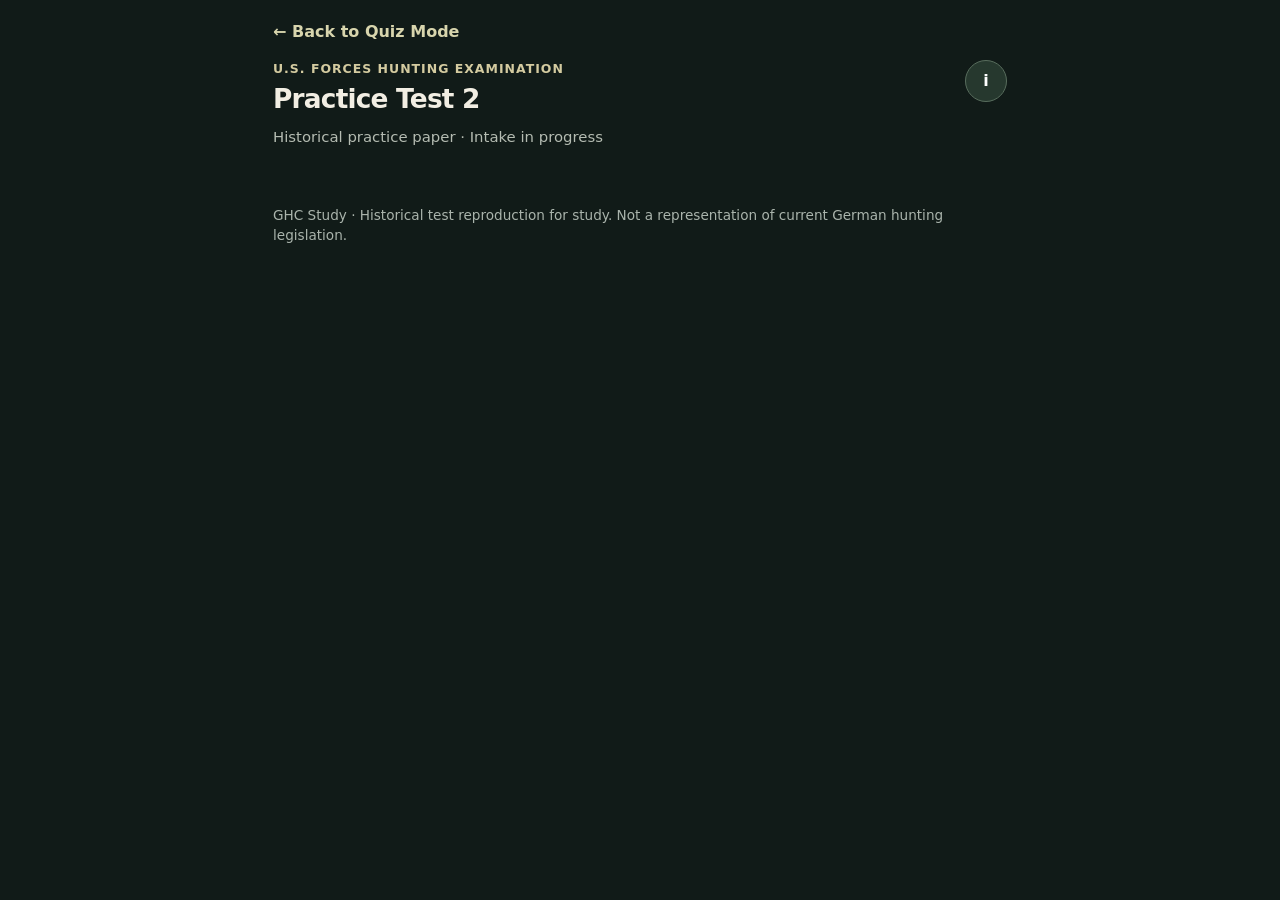
<file: scripts/practice-test2-template.html>
<!doctype html>
<html lang="en">
<head>
<meta charset="utf-8">
<meta name="viewport" content="width=device-width,initial-scale=1,viewport-fit=cover">
<title>Practice Test 2 — GHC Study</title>
<style>
:root{color-scheme:dark;font-family:system-ui,-apple-system,"Segoe UI",sans-serif;background:#111b18;color:#f2eee3}
*{box-sizing:border-box}body{margin:0;background:#111b18;color:#f2eee3;min-height:100vh;line-height:1.5}
main{max-width:770px;margin:0 auto;padding:20px 18px 100px}
a{color:#d8d5ad}a.back{display:inline-flex;gap:8px;align-items:center;margin-bottom:16px;text-decoration:none;font-weight:650}
header{display:flex;align-items:flex-start;gap:14px;justify-content:space-between}
h1{margin:0;font-size:1.65rem;letter-spacing:-.03em}h2{font-size:1.15rem}p{margin:8px 0}
.muted{color:#b5bcb2}.kicker{color:#d4cba0;letter-spacing:.08em;text-transform:uppercase;font-size:.78rem;font-weight:700}
.sub{font-size:.93rem}.info{background:#26382e;border:1px solid #586d5d;border-radius:50%;color:#fff;font-size:1rem;min-width:42px;min-height:42px;font-weight:750;cursor:pointer}
.panel{border:1px solid #53675a;background:#182720;border-radius:15px;padding:18px;margin-top:17px}
[hidden]{display:none!important}
button,select{font:inherit}button{min-height:44px;cursor:pointer}
.parts{display:grid;grid-template-columns:repeat(auto-fit,minmax(200px,1fr));gap:10px;margin:18px 0}
.part{border:1px solid #53675a;border-radius:12px;background:#1b2b23;color:#f2eee3;padding:14px;text-align:left}
.part.active{outline:2px solid #e7d6a2;background:#344638}.part small{display:block;color:#b5bcb2;margin-top:6px}
.status{font-size:.86rem;color:#e6d4a9}
.questionTop{display:flex;gap:12px;justify-content:space-between;align-items:center;margin-bottom:14px}
.progress{height:7px;border-radius:5px;background:#35483d;overflow:hidden}.progress>span{height:100%;display:block;background:#d2c397;transition:width .15s}
.choice{display:flex;gap:12px;align-items:flex-start;background:#23332a;border:1px solid #465d4e;border-radius:11px;padding:13px;margin:9px 0;cursor:pointer}
.choice:has(input:checked){background:#354c3b;border-color:#d2c397}
.choice input{width:20px;height:20px;accent-color:#d2c397;flex-shrink:0;margin-top:2px}
.question{font-size:1.12rem;font-weight:700;margin-top:14px}
.letter{font-weight:750;color:#d5c99e}.buttons{display:flex;gap:10px;flex-wrap:wrap;margin-top:19px}
.btn{border:1px solid #6c806e;background:#263a2e;color:#fff;border-radius:9px;padding:11px 15px}
.btn.primary{background:#d5c99e;border-color:#d5c99e;color:#162019;font-weight:750}
.btn:disabled{opacity:.42;cursor:not-allowed}
.feedback{padding:12px;border-radius:9px;margin-top:15px;border:1px solid #768d71}
.feedback.good{background:#244633}.feedback.bad{background:#4b3030;border-color:#a57777}
select{background:#23332a;color:#fff;border:1px solid #789080;border-radius:8px;padding:9px;max-width:100%;min-height:44px}
.matchRow{display:grid;grid-template-columns:minmax(130px,1fr) minmax(150px,1.2fr);gap:10px;align-items:center;padding:9px 0;border-bottom:1px solid #334b3d}
footer{margin-top:30px;font-size:.85rem;color:#aab4ac}
@media (max-width:390px){.matchRow{grid-template-columns:1fr}h1{font-size:1.35rem}}
</style>
</head>
<body>
<main>
<a class="back" href="index.html" aria-label="Return to Quiz Mode">← Back to Quiz Mode</a>
<header>
<div><div class="kicker">U.S. Forces Hunting Examination</div><h1>Practice Test 2</h1><p class="muted sub" id="statusLine">Historical practice paper · Intake in progress</p></div>
<button class="info" id="infoToggle" aria-label="Exam instructions" aria-expanded="false" type="button">i</button>
</header>
<section id="infoPanel" class="panel" hidden aria-label="Source paper examination information">
<h2>Exam information</h2>
<p><strong>Closed book.</strong> The original paper requires an ink pen and answers circled by letter; some items need several letters.</p>
<p><strong>Five parts, 25 questions per part.</strong> One point per question. Pass threshold: <strong>13 out of 25 in each part</strong>. Total exam time: <strong>150 minutes</strong>.</p>
<p class="muted">This historical practice paper was described as approximately 2021–2022; the date has not been independently verified. Only <strong>yellow-highlighted answers</strong> from the supplied photos form the answer key, not handwritten circles. Historical answers may need separate legal or factual review.</p>
<p class="muted">All five parts are transcribed. Practice sections individually with immediate feedback, or take a separate timed full exam; the 150-minute timer continues after leaving the page. Archived answers are reproduced as highlighted, including potentially outdated safety and legal claims.</p>
</section>
<section id="examLauncher" class="panel" hidden aria-label="Timed full examination">
<h2>Full examination · 150 minutes</h2>
<p>125 questions, all five parts. Every part needs 13 correct answers out of 25 to pass. <strong>No answers are shown until submission.</strong> Your timer continues if you leave the page.</p>
<p class="muted">Practicing individual sections remains available below. The full exam uses separate saved progress.</p>
<div class="buttons"><button id="startExam" class="btn primary" type="button">Start full exam</button></div>
</section>
<section id="examArea" class="panel" hidden aria-live="polite">
<div class="questionTop"><strong id="examPosition"></strong><strong id="examClock" role="timer" class="status" aria-label="Time remaining">150:00</strong></div>
<div class="progress"><span id="examBar"></span></div>
<p class="muted" id="examCount"></p>
<div class="question" id="examStem"></div>
<div id="examChoices"></div>
<div class="buttons">
<button class="btn" id="examPrev" type="button">Previous</button>
<button class="btn primary" id="examNext" type="button">Save &amp; next</button>
<button class="btn" id="examFinish" type="button">Submit exam</button>
</div>
<p class="muted">Responses are saved as you navigate. Your historical key stays hidden until you submit or time expires.</p>
</section>
<section id="examResults" class="panel" hidden aria-live="polite"></section>
<section id="parts" class="parts" aria-label="Choose examination part"></section>
<section id="questionPanel" class="panel" hidden aria-live="polite">
<div class="questionTop"><strong id="position"></strong><span id="partScore" class="status"></span></div>
<div class="progress"><span id="bar"></span></div>
<div class="question" id="stem"></div>
<div id="choices"></div>
<div id="feedback" hidden></div>
<div class="buttons">
<button class="btn" id="prev" type="button">Previous</button>
<button class="btn primary" id="check" type="button">Check answer</button>
<button class="btn" id="next" type="button">Next</button>
</div>
</section>
<section id="resultPanel" class="panel" hidden></section>
<footer>GHC Study · Historical test reproduction for study. Not a representation of current German hunting legislation.</footer>
</main>
<!-- PRACTICE_TEST_2_DATA -->
<script>
(function(){
"use strict";
const exam=JSON.parse(document.getElementById("pt2-data").textContent);
const $=id=>document.getElementById(id);
const escapeHtml=text=>String(text).replace(/[&<>"']/g,c=>({"&":"&amp;","<":"&lt;",">":"&gt;",'"':"&quot;","'":"&#39;"}[c]));
const sections=exam.sections||[];
const key="GHC_PT2_PARTIAL_PROGRESS_V1";
let saved={};
try{const data=JSON.parse(localStorage.getItem(key)||"{}");if(data&&typeof data==="object")saved=data;}catch(_){}
let part=sections[0]||null,index=0;
function write(){try{localStorage.setItem(key,JSON.stringify(saved));}catch(_){}}
function equals(a,b){return JSON.stringify(a)===JSON.stringify(b)}
function correctCount(s){return s.questions.reduce((n,q)=>n+(saved[q.id]&&saved[q.id].correct?1:0),0)}
function attempted(s){return s.questions.reduce((n,q)=>n+(saved[q.id]?1:0),0)}
function renderParts(){
 const playable=sections.reduce((n,s)=>n+s.questions.length,0);
 const captured=exam.receivedQuestionCount||playable;
 const pending=exam.pendingQuestionCount||0;
 $("statusLine").textContent=captured+" of "+exam.expectedQuestionCount+" questions captured · "+playable+" available to quiz · "+sections.length+" of "+exam.instructions.totalParts+" parts complete"+(pending?" · "+pending+" pending completion":"");
 $("parts").innerHTML=sections.map(s=>'<button type="button" class="part '+(part&&part.part===s.part?"active":"")+'" data-part="'+s.part+'"><strong>Part '+s.part+": "+escapeHtml(s.title)+'</strong><small>'+attempted(s)+' / '+s.questions.length+' answered · '+correctCount(s)+' correct</small></button>').join("");
 $("parts").querySelectorAll("[data-part]").forEach(b=>b.onclick=()=>{part=sections.find(s=>String(s.part)===b.dataset.part);index=Math.max(0,part.questions.findIndex(q=>!saved[q.id]));if(index<0)index=0;renderParts();renderQuestion();});
}
function selection(q){
 if(q.kind==="matching"){const out={};for(const x of q.left){const v=$("m-"+x.id).value;if(!v)return null;out[x.id]=v}return out;}
 const marked=[...$("choices").querySelectorAll("input:checked")].map(e=>e.value);
 return marked.length?marked.sort():null;
}
function validate(q,answer){
 if(q.kind==="matching")return Object.keys(q.correct).every(k=>answer[k]===q.correct[k]);
 return equals(answer,[...q.correct].sort());
}
function fmtCorrect(q){
 if(q.kind==="matching")return q.left.map(x=>escapeHtml(x.text)+" → "+escapeHtml(q.right.find(r=>r.id===q.correct[x.id]).text)).join("; ");
 return q.correct.map(id=>id.toUpperCase()).join(", ");
}
function showFeedback(q){
 const record=saved[q.id],el=$("feedback");
 el.hidden=!record;
 if(!record)return;
 el.className="feedback "+(record.correct?"good":"bad");
 el.innerHTML=(record.correct?"<strong>Correct.</strong>":"<strong>Not correct.</strong>")+
 "<div>Paper answer key: "+fmtCorrect(q)+".</div>";
}
function renderQuestion(){
 if(!part)return;
 const qs=part.questions,q=qs[index],record=saved[q.id];
 $("questionPanel").hidden=false;$("resultPanel").hidden=true;
 $("position").textContent="Part "+part.part+" · Question "+(index+1)+" of "+qs.length;
 $("partScore").textContent=correctCount(part)+" / "+attempted(part)+" correct";
 $("bar").style.width=(100*(index+1)/qs.length)+"%";
 $("stem").textContent=q.stem;
 if(q.kind==="matching"){
 $("choices").innerHTML='<p class="muted">Match each German category to its English meaning. All six pairs are one question.</p>'+q.left.map(x=>'<label class="matchRow" for="m-'+x.id+'"><strong>'+x.id+'. '+escapeHtml(x.text)+'</strong><select id="m-'+x.id+'"><option value="">Choose category</option>'+q.right.map(r=>'<option value="'+r.id+'">'+r.id+'. '+escapeHtml(r.text)+'</option>').join("")+'</select></label>').join("");
 if(record)q.left.forEach(x=>{$("m-"+x.id).value=record.answer[x.id]||"";});
 }else{
 const kind=q.kind==="multiple_choice_multiple"?"checkbox":"radio";
 $("choices").innerHTML='<p class="muted">'+(kind==="checkbox"?"Select every correct answer.":"Select one answer.")+'</p>'+q.choices.map(c=>'<label class="choice"><input type="'+kind+'" name="answer" value="'+c.id+'"><span><span class="letter">'+c.id.toUpperCase()+'.</span> '+escapeHtml(c.text)+'</span></label>').join("");
 if(record){$("choices").querySelectorAll("input").forEach(el=>{el.checked=record.answer.includes(el.value)})}
 }
 $("choices").querySelectorAll("input,select").forEach(el=>{el.disabled=!!record});
 $("check").disabled=!!record;
 $("prev").disabled=index===0;
 $("next").textContent=index===qs.length-1?"View part results":"Next";
 showFeedback(q);
}
$("prev").onclick=()=>{if(index>0){index--;renderQuestion()}};
$("next").onclick=()=>{if(index<part.questions.length-1){index++;renderQuestion()}else renderResults()};
$("check").onclick=()=>{
 const q=part.questions[index],answer=selection(q);
 if(!answer){alert("Please select an answer for every required field.");return}
 saved[q.id]={answer,correct:validate(q,answer)};
 write();renderParts();renderQuestion();
};
function renderResults(){
 $("questionPanel").hidden=true;$("resultPanel").hidden=false;
 const done=attempted(part),score=correctCount(part),total=part.questions.length;
 $("resultPanel").innerHTML='<h2>Part '+part.part+" — "+escapeHtml(part.title)+'</h2><p><strong>'+score+" / "+total+'</strong> correct · '+done+" / "+total+' answered</p><p class="muted">'+(done===total?(score>=exam.instructions.minCorrectPerPart?"Reached the original per-part passing threshold.":"Below the original 13-question passing threshold."):"Complete every question to receive a full part result.")+'</p><p class="status">This section-practice result is separate from the full timed examination.</p><button type="button" id="review" class="btn primary">Review questions</button>';
 $("review").onclick=()=>{index=0;renderQuestion();};
}
$("infoToggle").onclick=()=>{
 const p=$("infoPanel");p.hidden=!p.hidden;$("infoToggle").setAttribute("aria-expanded",String(!p.hidden));
};
renderParts();renderQuestion();
})();
</script>
<!-- PRACTICE_TEST_2_EXAM_RUNTIME -->
</body>
</html>
</file>
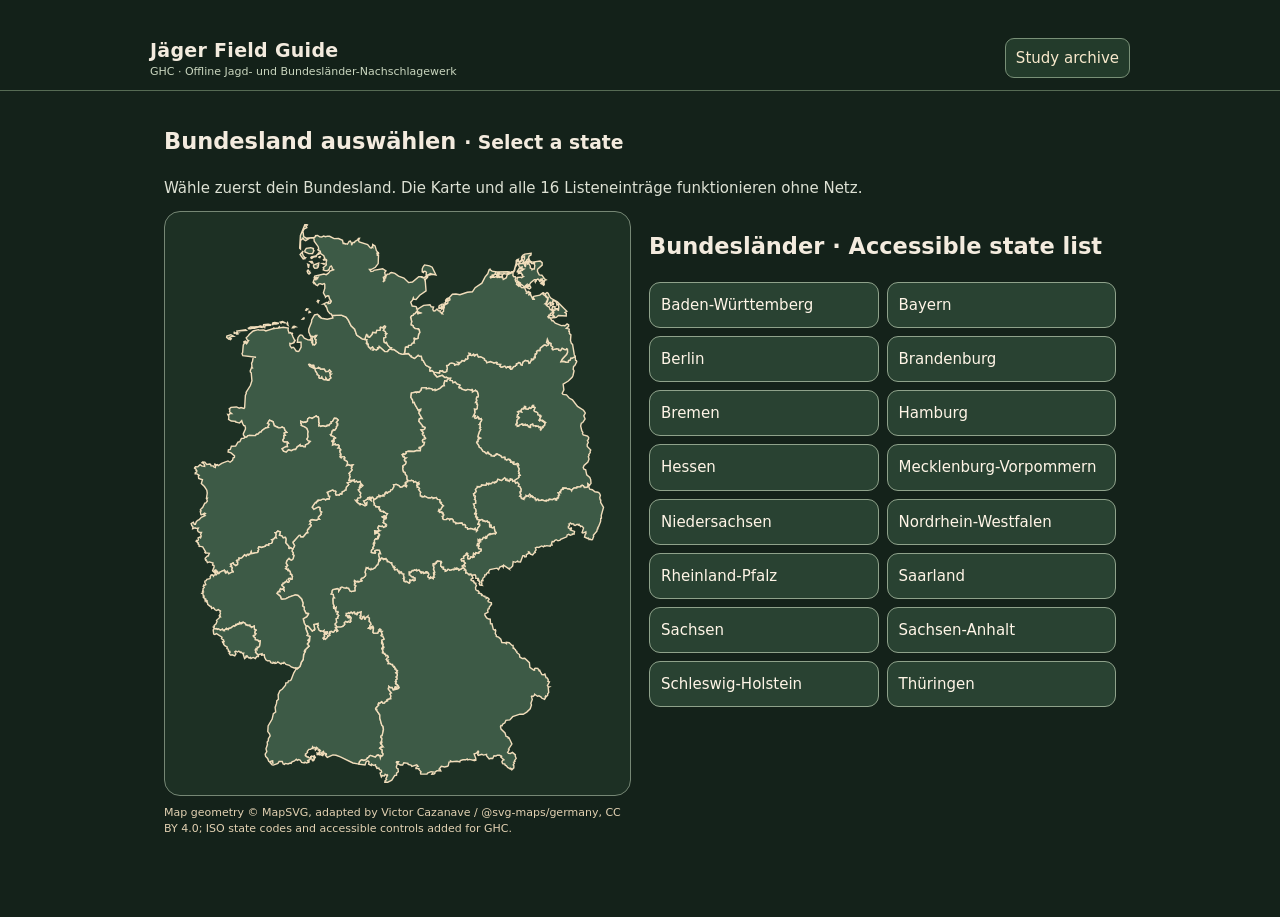
<file: app/src/main/assets/field-guide.html>
<!doctype html>
<html lang="en"><head><meta charset="utf-8"><meta name="viewport" content="width=device-width,initial-scale=1,viewport-fit=cover">
<meta name="theme-color" content="#17251b"><title>Jäger Field Guide · Offline</title>
<style>
:root{--bg:#14221a;--panel:#203529;--line:#63745d;--gold:#dfb66d;--paper:#eee5d3;--ink:#202820;--muted:#bfd0bf}*{box-sizing:border-box}
body{background:var(--bg);color:#f3ebde;font:15px/1.48 system-ui,-apple-system,sans-serif;margin:0}button,input,textarea{font:inherit}button{cursor:pointer}
header{position:sticky;top:0;background:#14221af2;z-index:10;border-bottom:1px solid #566b54;padding:max(36px, env(safe-area-inset-top)) max(14px, env(safe-area-inset-right)) 10px max(14px, env(safe-area-inset-left));}
.head{max-width:980px;margin:auto;display:flex;gap:12px;align-items:center;justify-content:space-between}
.brand{display:block;font-size:19px;font-weight:850;letter-spacing:.015em}.sub{display:block;font-size:11px;color:#cad6bf}a{color:#d9b875}
.toplink,.return{border:1px solid #799077;padding:8px 10px;border-radius:9px;color:#f8e9cc;text-decoration:none;display:inline-block;background:#233b2b}
main{max-width:980px;padding:15px 14px 70px;margin:auto}.eyebrow{font-size:11px;text-transform:uppercase;letter-spacing:.11em;color:#d8be8f}
.intro{margin:0 0 10px;color:#dde1d4}.alert{padding:11px 13px;border-left:4px solid var(--gold);background:#2c3729;border-radius:7px;color:#e9e5d8;font-size:12px;margin:10px 0 16px}
.search{display:block;width:100%;background:#faf4e8;color:#19281b;border:0;border-radius:12px;padding:13px 14px;font-size:16px;margin:10px 0 12px}
.filters{display:flex;gap:7px;overflow:auto;padding:0 0 10px;scrollbar-width:thin}.chip{white-space:nowrap;background:#283d2d;color:#f3ead7;border:1px solid #71826b;border-radius:100px;padding:9px 13px}
.chip[aria-pressed=true]{background:var(--gold);color:#172318;border-color:var(--gold);font-weight:750}.counter{font-size:12px;color:#bed0bd;margin:4px 0 12px}
.cards{display:grid;grid-template-columns:repeat(2,minmax(0,1fr));gap:10px}.tile{border:1px solid #8a987d;background:#24392c;color:#f6eddb;text-align:left;border-radius:13px;padding:0;overflow:hidden;min-width:0}
.tile .photo{width:100%;aspect-ratio:1.33;object-fit:cover;background:#3b513f;display:block}.tile .txt{padding:11px}
.tile b{display:block;font-size:16px}.tile small{color:#c9d3c4;display:block}.tile .tag{font-size:11px;color:#e7c78c;margin-top:5px;display:block}
.tile:focus-visible,.chip:focus-visible,.back:focus-visible{outline:3px solid #f9d58a}
.image-placeholder{min-height:150px;display:flex;flex-direction:column;align-items:center;justify-content:center;gap:6px;background:repeating-linear-gradient(125deg,#344a39,#344a39 12px,#3e5342 12px,#3e5342 24px);color:#e0dbca;text-align:center;padding:12px}
.image-placeholder span{font-size:34px;font-weight:750}.image-placeholder small{font-size:11px}.image-placeholder.large{min-height:230px}
.back{background:transparent;border:1px solid #93a38b;color:#fff6e6;border-radius:10px;padding:10px 13px;margin-bottom:12px}
.sheet{background:var(--paper);color:var(--ink);border:1px solid #d4ae76;border-radius:18px;overflow:hidden}
.sheetHead{background:#31503a;color:#f7ecd8;padding:15px}.sheetHead h1{margin:2px 0;font-size:27px;line-height:1.1}
.sheetHead p{margin:5px 0 0;color:#dce9d6}.heroPhoto{width:100%;max-height:390px;object-fit:contain;background:#304034;display:block}
.photoCredit{background:#364436;color:#dedfce;text-align:center;font-size:11px;padding:5px 10px}
.fact{padding:15px 17px}.factIntro{font-size:17px;font-weight:750;line-height:1.32;margin:0 0 10px}
.dl{display:grid;grid-template-columns:minmax(95px,28%) 1fr;column-gap:12px;border-top:1px solid #d3c8b2}
.dl dt,.dl dd{padding:11px 0;border-bottom:1px solid #d3c8b2;margin:0}.dl dt{font-size:12px;font-weight:800;color:#725c36}.dl dd{font-size:14px}
.notice{margin:12px 0;background:#efe0c7;border-left:4px solid #bd8340;padding:11px;font-size:13px}
.source{font-size:12px;background:#e1d4bd;padding:13px;border-radius:10px;margin:16px 0}.source a{overflow-wrap:anywhere;color:#194b3a}
.noteWrap{border-top:1px solid #c8bca4;padding-top:14px}textarea{width:100%;min-height:90px;resize:vertical;border:1px solid #a5a08d;border-radius:10px;background:#fffdf7;color:#242d23;padding:10px}
.save{border:0;background:#31523d;color:#fff9e9;padding:10px 15px;border-radius:10px;font-weight:750;margin:7px 0}
.star{border:1px solid #9e824a;color:#1a2b20;background:#efd39a;padding:8px 12px;border-radius:10px;float:right}
.status{font-size:12px;color:#3a6944;min-height:20px}.hidden{display:none!important}
.safety h2{font-size:20px;margin:19px 0 7px}.safety p{color:#e2e4d9}.safety article{background:#24382a;border:1px solid #62785c;border-radius:12px;padding:13px;margin:10px 0}
.bottom{display:flex;gap:10px;flex-wrap:wrap;margin-top:20px;font-size:13px}.bottom a{border:1px solid #71896b;padding:9px 11px;border-radius:9px;color:#eee7d7}
@media(min-width:620px){.cards{grid-template-columns:repeat(3,minmax(0,1fr))}.tile .photo{aspect-ratio:1.6}.fact{padding:22px 26px}}@media(max-width:360px){.cards{gap:7px}.tile b{font-size:14px}.tile .txt{padding:8px}.dl{grid-template-columns:minmax(84px,31%) 1fr;gap:7px}}
.homeTabs{max-width:980px;margin:0 auto 0;display:grid;grid-template-columns:1fr 1fr;gap:9px;padding:13px 14px 0}
.homeTab{padding:12px 9px;border:1px solid #788c75;border-radius:12px;background:#273e2d;color:#f1e6d2;font-weight:760;min-width:0}
.homeTab[aria-selected=true]{background:var(--gold);color:#14231a;border-color:var(--gold)}
.chapterGrid{display:grid;grid-template-columns:repeat(2,minmax(0,1fr));gap:10px}.chapterTile{border:1px solid #829578;background:#243a2b;border-radius:13px;color:#f6edde;text-align:left;padding:14px;min-height:135px}
.chapterTile small{color:#e1c48e;display:block;font-size:11px;margin-bottom:8px}.chapterTile b{font-size:17px;display:block;line-height:1.24}.chapterTile span{font-size:12px;color:#cad8c8;display:block;margin-top:8px}.chapterTile:focus-visible,.homeTab:focus-visible{outline:3px solid #eac47d}
.chapterType{font-size:12px;background:#dfbd81;color:#20301f;display:inline-block;border-radius:30px;padding:5px 9px;font-weight:750;margin-bottom:8px}
.chapterSteps{padding-left:24px;margin:12px 0}.chapterSteps li{padding:4px 0}.chapterSource{margin-top:15px;font-size:12px;color:#56624e}.chapterSource a{color:#285d42}
@media(min-width:620px){.chapterGrid{grid-template-columns:repeat(3,minmax(0,1fr))}}

/* State map + season legend: colors supplement explicit text, not permission. */
.mapIntro{margin-bottom:12px}.mapPanel{display:grid;grid-template-columns:minmax(0,1fr);gap:18px}
.stateMapSvg{width:100%;max-height:65vh;display:block;margin:auto;background:#1d3024;border:1px solid #768775;border-radius:16px;padding:12px}
.statePath{fill:#3d5a46;stroke:#f1ddbb;stroke-width:1.4;vector-effect:non-scaling-stroke;cursor:pointer;transition:fill .12s}
.statePath:hover,.statePath:focus{fill:#b68d4b;outline:none;stroke:#fff6e4;stroke-width:3}
.statePath.isSelected{fill:#966a35;stroke:#fff0cb;stroke-width:2.6}
.stateList{display:grid;grid-template-columns:repeat(2,minmax(0,1fr));gap:8px}
.stateChoice,.navTile{background:#294232;border:1px solid #8fa28b;border-radius:11px;color:#fff5e7;padding:11px;text-align:left;min-height:45px}
.stateChoice[aria-pressed=true]{background:#a37438;color:#fff;border:2px solid #ffe0a1}
.stateChoice:focus-visible,.navTile:focus-visible,.statePath:focus-visible{outline:3px solid #ffe8a4;outline-offset:2px}
.mapCredit{font-size:11px;color:#e2d1b2;margin:9px 0}
.stateHeader{border-bottom:1px solid #a3b39a;margin-bottom:18px;padding:10px 0}
.stateHeader h1{font-size:28px;margin:4px 0}
.navGrid{display:grid;grid-template-columns:repeat(2,minmax(0,1fr));gap:10px}
.navTile{min-height:98px;font-size:16px;font-weight:780}.navTile small{display:block;color:#d4ddcd;font-size:12px;font-weight:400;margin-top:8px}
.jurisdiction{border-left:4px solid #dbb372;background:#2b3f30;padding:11px;border-radius:6px;margin:0 0 13px;font-size:13px}
.jurisdiction button{margin-left:7px}
.season-general-window-open{background:#204c35!important;border-color:#87b59a!important;color:#fff!important}
.season-general-window-closed{background:#35414a!important;border-color:#a5b5c2!important;color:#fff!important}
.season-conditional,.season-unknown-or-stale{background:#644d20!important;border-color:#f5d289!important;color:#fff!important}
.season-protected-or-no-general-season{background:#50363a!important;border:3px solid #f0aeb5!important;color:#fff!important}
.seasonBadge{display:block;font-size:12px;line-height:1.4;margin-top:9px;padding:6px 8px;background:#111d16c9;color:#fff;border-radius:7px}
.seasonBadge b{display:block}.seasonStrip{padding:12px 14px;color:#fff!important}
.seasonStrip a{color:#fff0bb}
.seasonStrip p{margin:5px 0;font-size:12px}
.seasonStrip select{width:100%;font-size:16px;background:#fffaf0;color:#20291f;border:2px solid #766d53;border-radius:8px;padding:8px;margin:8px 0}
.seasonGrid{display:grid;grid-template-columns:repeat(2,minmax(0,1fr));gap:9px}
.seasonEntry{border-radius:11px;border:1px solid #b6bcad;padding:10px;text-align:left;color:#fff}
.seasonEntry strong,.seasonEntry small{display:block}
@media(min-width:620px){.mapPanel{grid-template-columns:minmax(240px,1fr) minmax(260px,1fr)}.stateList{grid-template-columns:repeat(2,minmax(0,1fr))}}
.sheet.season-general-window-open .fact,.sheet.season-general-window-closed .fact,.sheet.season-conditional .fact,.sheet.season-unknown-or-stale .fact,.sheet.season-protected-or-no-general-season .fact{color:#fff;background:transparent}
.sheet[class*="season-"] .dl dt{color:#ffe0a0}
.sheet[class*="season-"] .dl dt,.sheet[class*="season-"] .dl dd{border-bottom-color:#b3bca9}
.sheet[class*="season-"] .source,.sheet[class*="season-"] .notice{color:#20301f}
.sheet[class*="season-"] .noteWrap{color:#fff}
</style></head>
<body><header><div class="head"><div><span class="brand">Jäger Field Guide</span><span class="sub">GHC · Offline Jagd- und Bundesländer-Nachschlagewerk</span></div><a class="toplink" href="index.html" id="archiveLink">Study archive</a></div></header>
<main><section id="stateMapHome" aria-label="Bundesland auswählen">
<h1>Bundesland auswählen <small>· Select a state</small></h1>
<p class="intro mapIntro">Wähle zuerst dein Bundesland. Die Karte und alle 16 Listeneinträge funktionieren ohne Netz.</p>
<button type="button" class="save hidden" id="continueState">Continue with last selected state</button>
<div class="mapPanel"><div><div id="germanyMap" aria-label="Offline map of German federal states"></div>
<p class="mapCredit">Map geometry © MapSVG, adapted by Victor Cazanave / @svg-maps/germany, CC BY 4.0; ISO state codes and accessible controls added for GHC.</p></div>
<div><h2>Bundesländer · Accessible state list</h2><div id="stateChoices" class="stateList" role="group" aria-label="Choose one of 16 Bundesländer"></div></div></div></section>
<section id="stateHome" class="hidden" aria-label="Selected Bundesland">
<div class="stateHeader"><p class="eyebrow">Dein Bundesland · Your jurisdiction</p><h1 id="stateTitle"></h1>
<div id="stateReview" class="alert"></div><button id="stateChange" class="chip" type="button">← Bundesland wechseln · Change state</button></div>
<div class="navGrid" id="stateSections">
<button class="navTile" data-section="animals" type="button">Wildarten <small>19 species cards</small></button>
<button class="navTile" data-section="seasons" type="button">Jagd- &amp; Schonzeiten <small>Current verified general windows, conditional status and unknowns</small></button>
<button class="navTile" data-section="knowledge" type="button">Jungjäger-Wissen <small>Brauchtum, horn signals and shared practical references</small></button>
<button class="navTile" data-section="methods" type="button">Jagdarten <small>Types of hunts</small></button>
<button class="navTile" data-section="safety" type="button">Sicherheit <small>Safety rules and field cautions</small></button>
<button class="navTile" data-section="law" type="button">Jagdrecht <small>Federal rules and Hessen-specific review</small></button>
<button class="navTile" data-section="after" type="button">Nach dem Schuss <small>Follow-up, recovery and game handling</small></button>
<button class="navTile" data-section="state" type="button">Landesbesonderheiten <small>Verified state provisions and official links</small></button>
</div></section>
<div id="currentStateBar" class="jurisdiction hidden" aria-live="polite"></div>
<section id="seasonsPage" class="hidden" aria-label="Jagdzeiten">
<button class="back" id="backFromSeasons" type="button">← Bundesland</button>
<h1>Jagd- &amp; Schonzeiten</h1><p class="intro">General season windows only; never legal authorization. Amber means conditional, missing or stale evidence. Select a species to see its classified source and exceptions.</p>
<div id="seasonList" class="seasonGrid"></div></section>
<section id="stateRulesPage" class="hidden" aria-label="Landesbesonderheiten">
<button class="back" id="backFromStateRules" type="button">← Bundesland</button>
<h1>Landesbesonderheiten</h1><div id="stateRulesContent"></div></section>
<nav id="homeTabs" class="homeTabs" role="tablist" aria-label="Reference sections"><button type="button" class="homeTab" id="animalsTab" role="tab" aria-selected="true" aria-controls="browse">Tiere · Animals</button><button type="button" class="homeTab" id="handbookTab" role="tab" aria-selected="false" aria-controls="handbookBrowse">Jungjäger-Wissen</button></nav><div id="browse" role="tabpanel" aria-labelledby="animalsTab"><p class="intro">Fast, searchable animal cards with identification clues, signs, seasonal biology and German hunting terms.</p>
<div class="alert"><strong>Offline-ready biological reference.</strong> Updated source review: 25 October 2026. Hunting seasons, restrictions, disease zones and permissions change. Verify current rules for your exact Revier before acting. Links to source websites require a connection.</div>
<label for="query" class="eyebrow">Search species, terms or signs</label><input id="query" class="search" type="search" autocomplete="off" placeholder="Rehwild, tracks, Spiegel, boar…">
<div id="filters" class="filters" role="group" aria-label="Filter animals"></div><div id="count" class="counter" aria-live="polite"></div><div id="cards" class="cards"></div>
<div class="bottom"><button class="chip" id="showSafety">Field safety &amp; current-law cautions</button><a href="glossary.html">Jägersprache glossary</a><a href="index.html">Original quiz and study cards</a></div></div>
<section id="handbookBrowse" class="hidden" role="tabpanel" aria-labelledby="handbookTab">
<p class="intro"><strong>Jungjäger-Wissen</strong> · Traditions, Jagdhorn, common hunt formats and practical German hunting rules. In German and English, usable without signal.</p>
<div class="alert"><strong>Important distinction:</strong> Traditions and ceremony are not statutory duties. Safety instructions, hunt-leader orders and the current federal, state and local rules take precedence. Signal melodies must be confirmed during the hunt briefing.</div>
<label for="handbookQuery" class="eyebrow">Search terms, signals or rules</label><input id="handbookQuery" class="search" type="search" autocomplete="off" placeholder="Strecke legen, Hahn in Ruh, Nachsuche…">
<div id="handbookFilters" class="filters" role="group" aria-label="Filter Jungjäger reference"></div>
<div id="handbookCount" class="counter" aria-live="polite"></div><div id="handbookCards" class="chapterGrid"></div>
</section>
<section id="handbookDetail" class="hidden" aria-label="Jungjäger reference card"><button class="back" id="backFromHandbook">← Jungjäger cards</button><div id="handbookContent"></div></section>
<section id="detail" class="hidden" aria-label="Animal field card"><button class="back" id="backToList">← All animals</button><div id="animalContent"></div></section>
<section id="safety" class="safety hidden" aria-label="Field safety"><button class="back" id="backFromSafety">← All animals</button><h1>Field safety &amp; legal cautions</h1>
<article><h2>Seasons are NOT shown as clearance</h2><p>Germany’s Bundesjagdgesetz § 22 protects animals outside permitted seasons and includes protection for adults needed to rear dependent young. Hessen revised hunting regulations from 1 April 2026. Before hunting, confirm the actual species, state, Revier, applicable orders, disease controls and any Abschussplan with authoritative local sources.</p></article>
<article><h2>Wild meat and abnormalities</h2><p>Do not use suspect wild meat as food until officially assessed. The current Tier-LMHV § 2b requires Trichinella testing for wild boar and other susceptible animals in the circumstances covered by the law. Observe current veterinary and food-inspection procedures; a card cannot replace a kundige Person assessment or the competent authority.</p></article>
<article><h2>African swine fever (ASP)</h2><p>Restrictions and reporting requirements can change by district. The Friedrich-Loeffler-Institut publishes maps, but warns that its own maps are not necessarily updated daily. Check the competent veterinary authority and current local ASP rules. Do not move or handle suspicious carcasses contrary to official instructions.</p></article>
<article><h2>Source hierarchy</h2><p>Animal descriptions: current DJV species profiles where individually checked; otherwise explicitly named GHC course slide baseline. Legal matters: current federal and Hessian official publications, not historical course handouts. Geographic and temporal details must be rechecked when online.</p></article>
<div class="bottom"><a href="https://landwirtschaft.hessen.de/wald/jagd">Official Hessen hunting law page (online)</a><a href="https://www.gesetze-im-internet.de/bjagdg/__22.html">BJagdG § 22 (online)</a><a href="https://www.gesetze-im-internet.de/tier-lmhv/__2b.html">Tier-LMHV § 2b (online)</a><a href="https://www.fli.de/de/aktuelles/tierseuchengeschehen/afrikanische-schweinepest/">FLI ASP updates (online)</a></div></section>
</main><script src="field-guide-data.js"></script><script src="jungjaeger-data.js"></script><script src="germany-map-data.js"></script><script src="state-season-data.js"></script><script src="season-engine.js"></script><script src="field-guide.js"></script><script src="state-map-controller.js"></script></body></html>
</file>
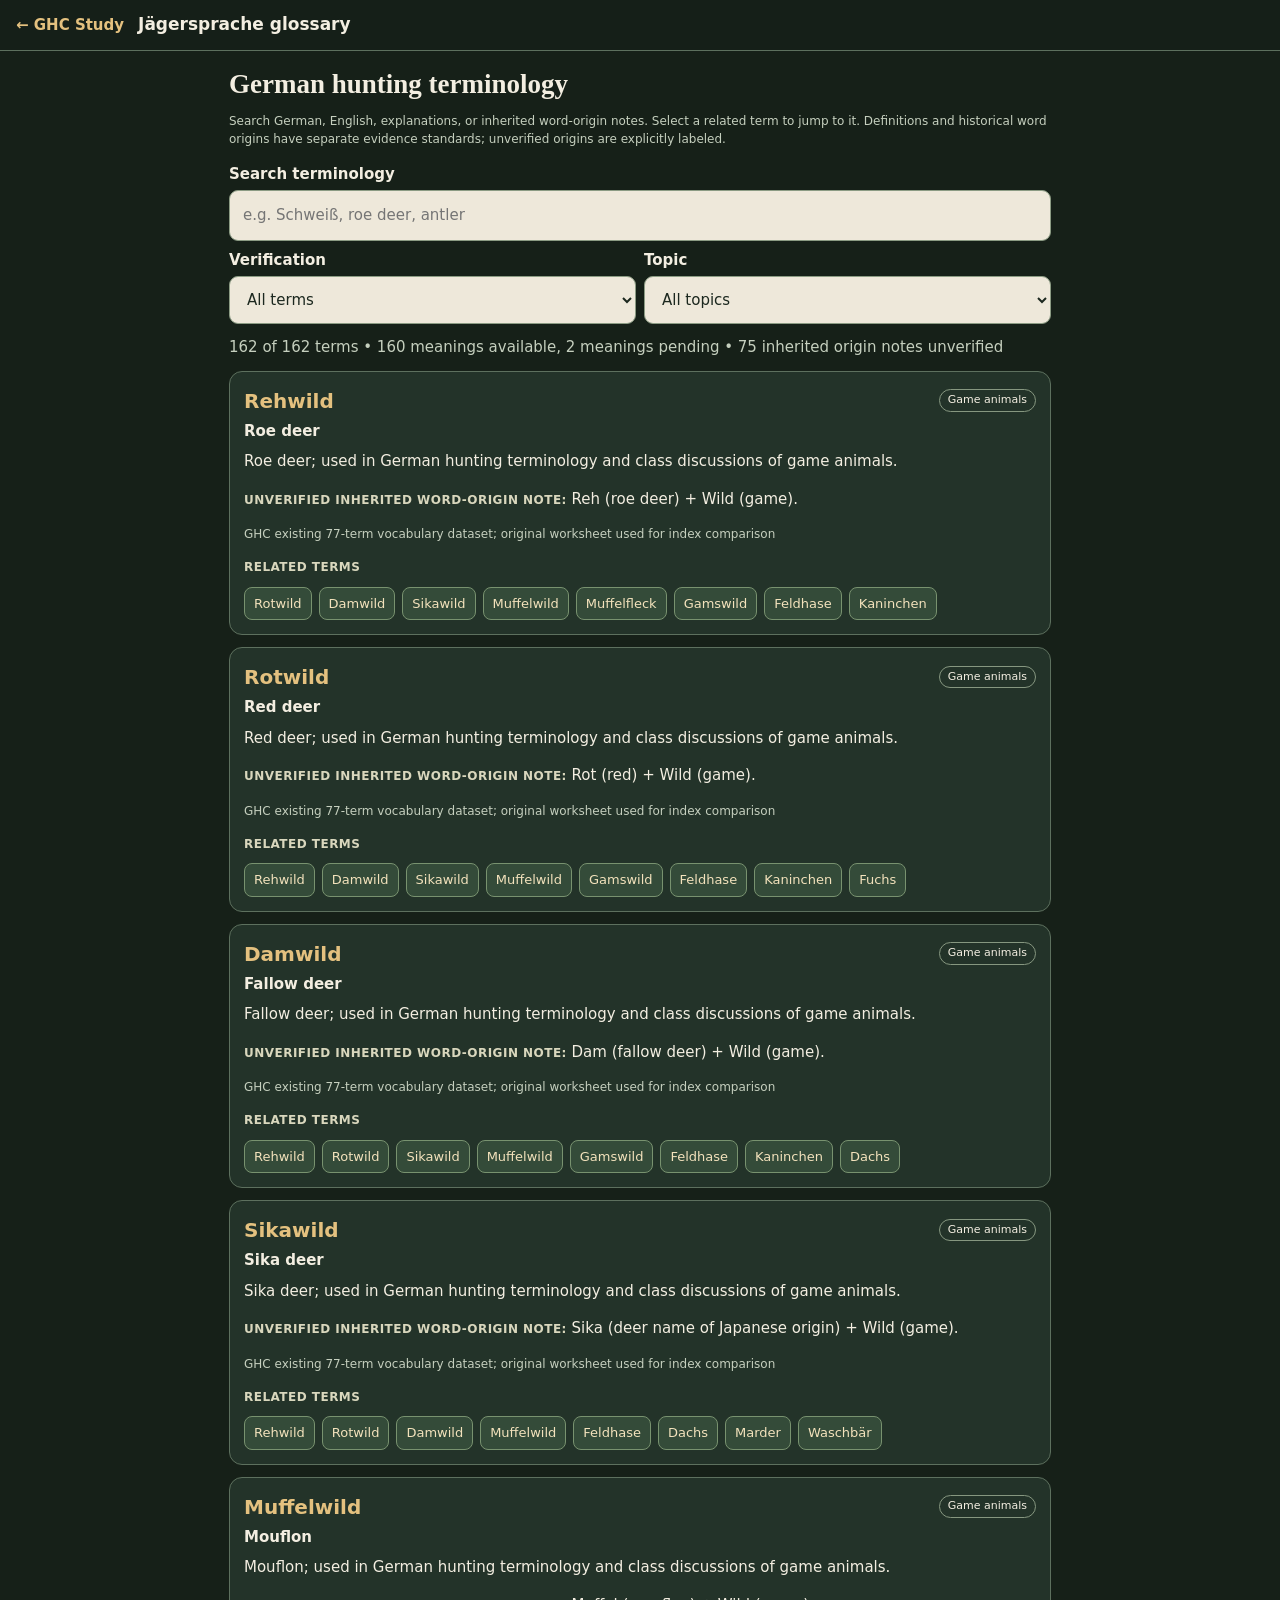
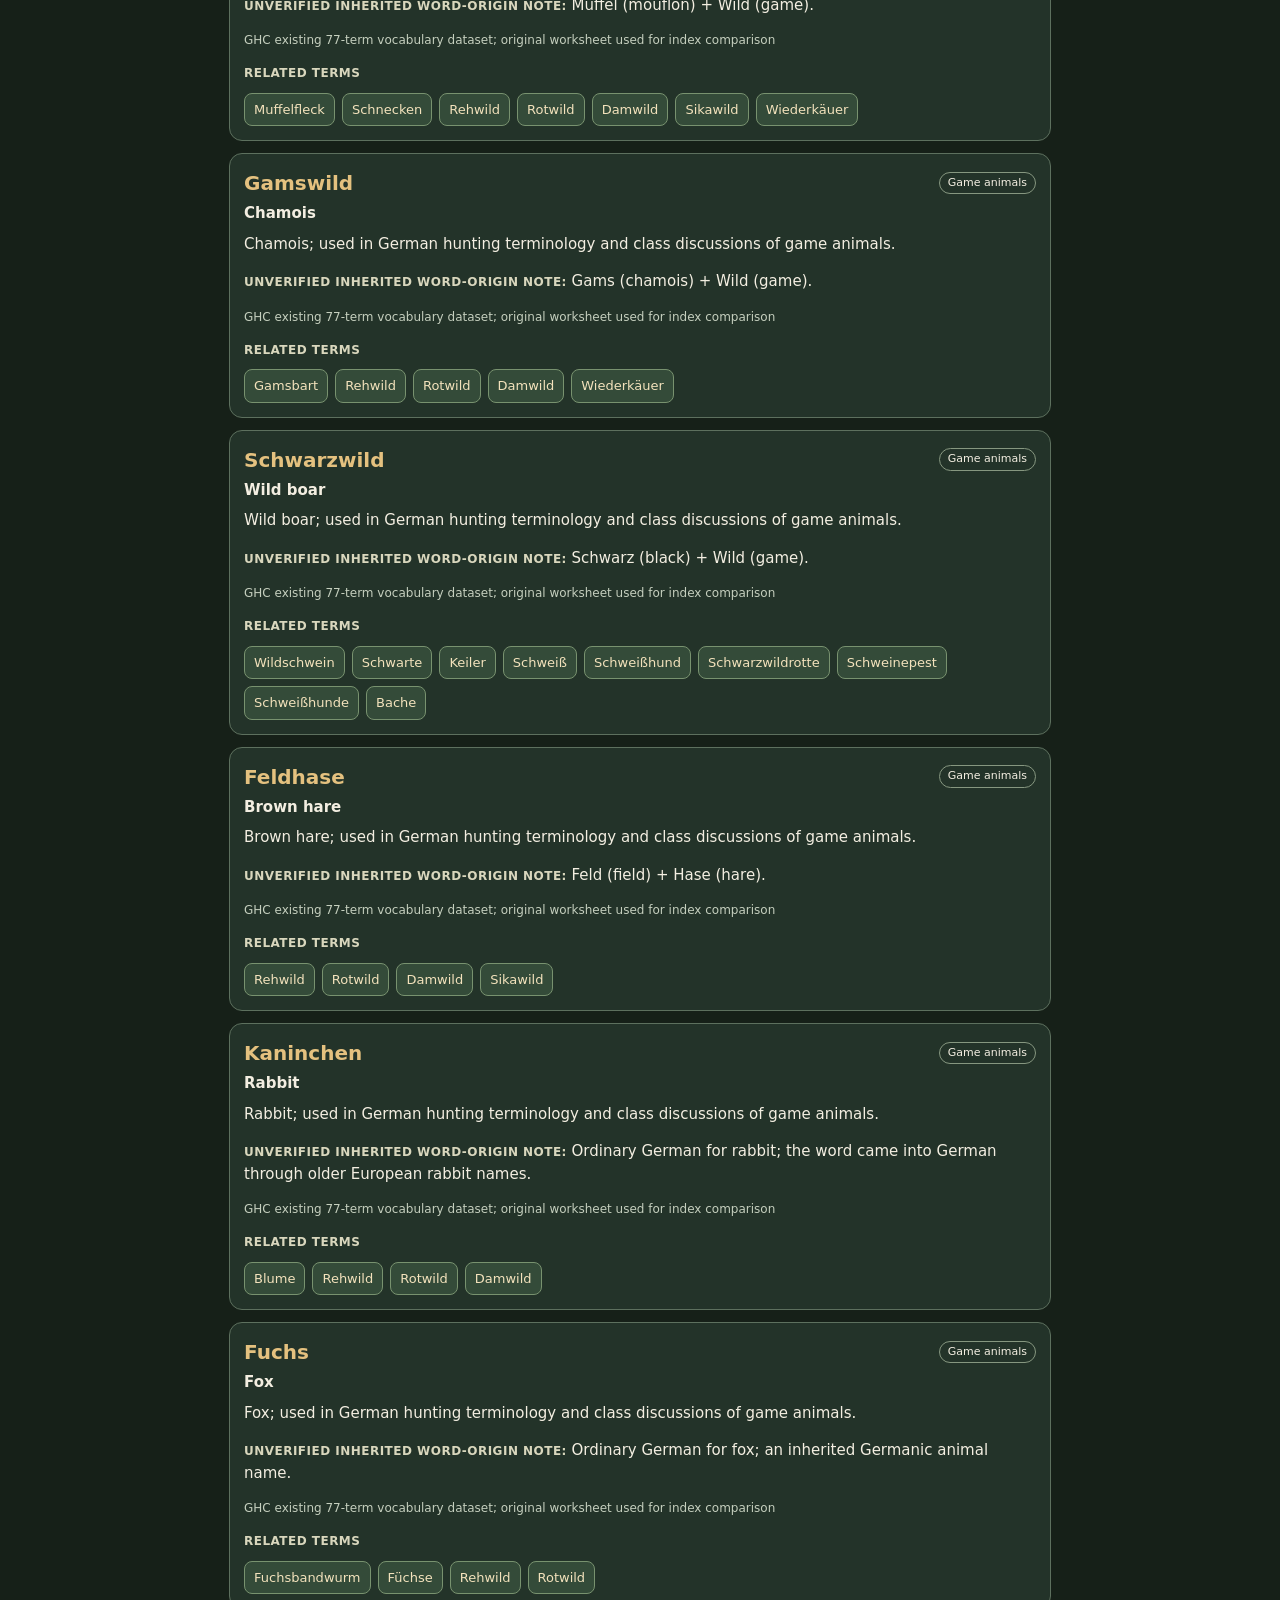
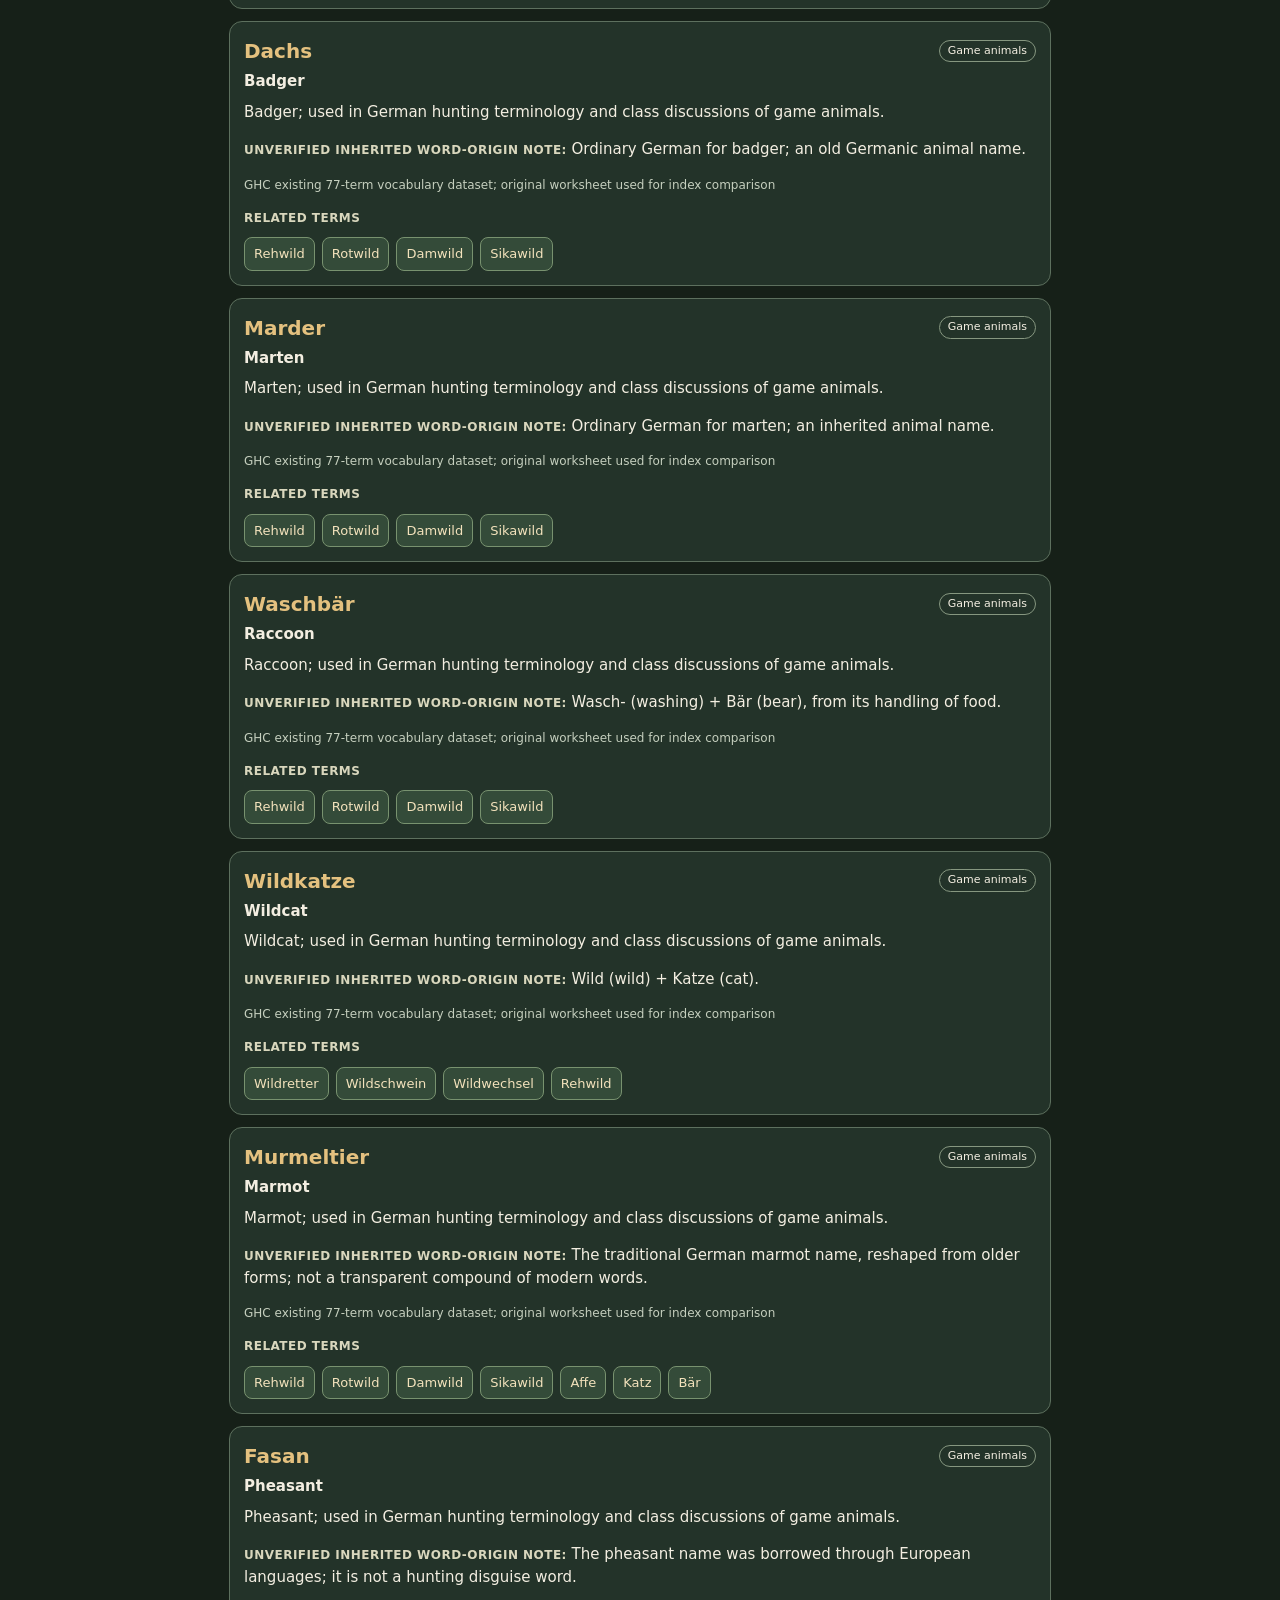
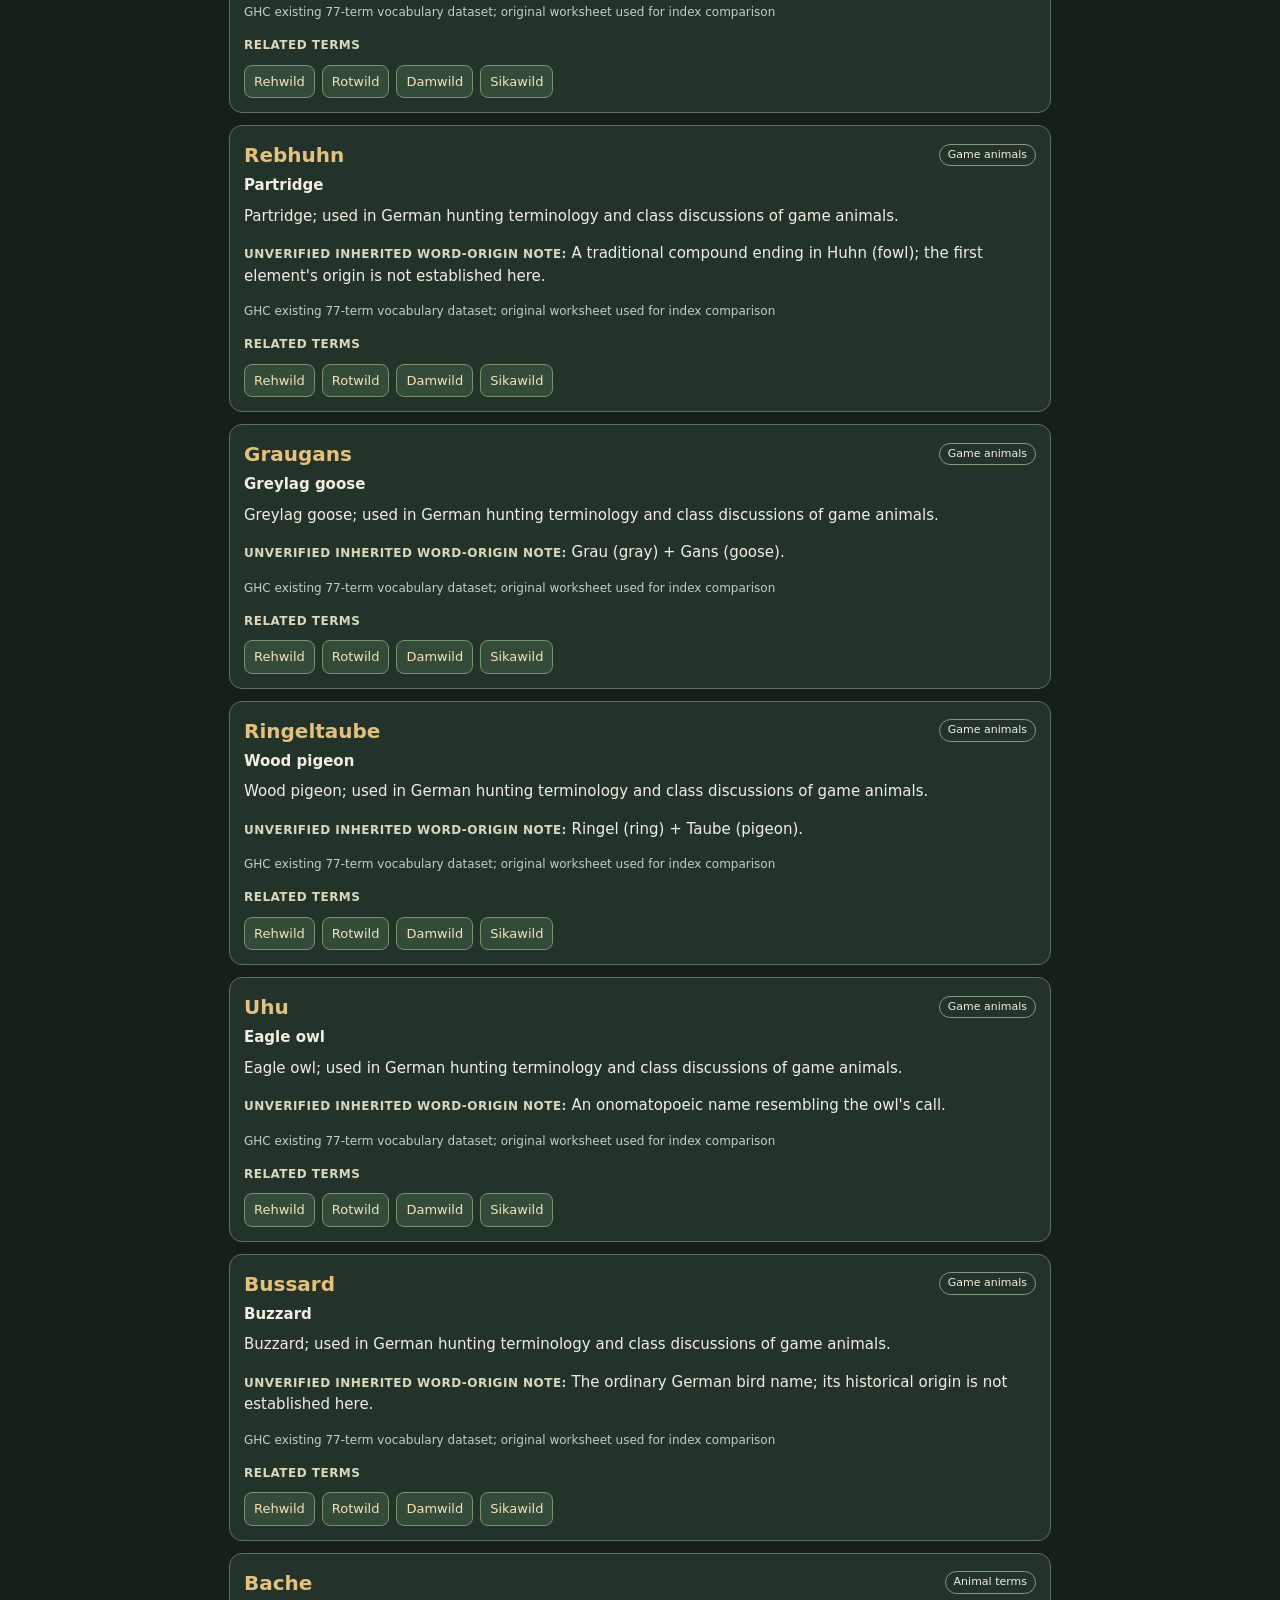
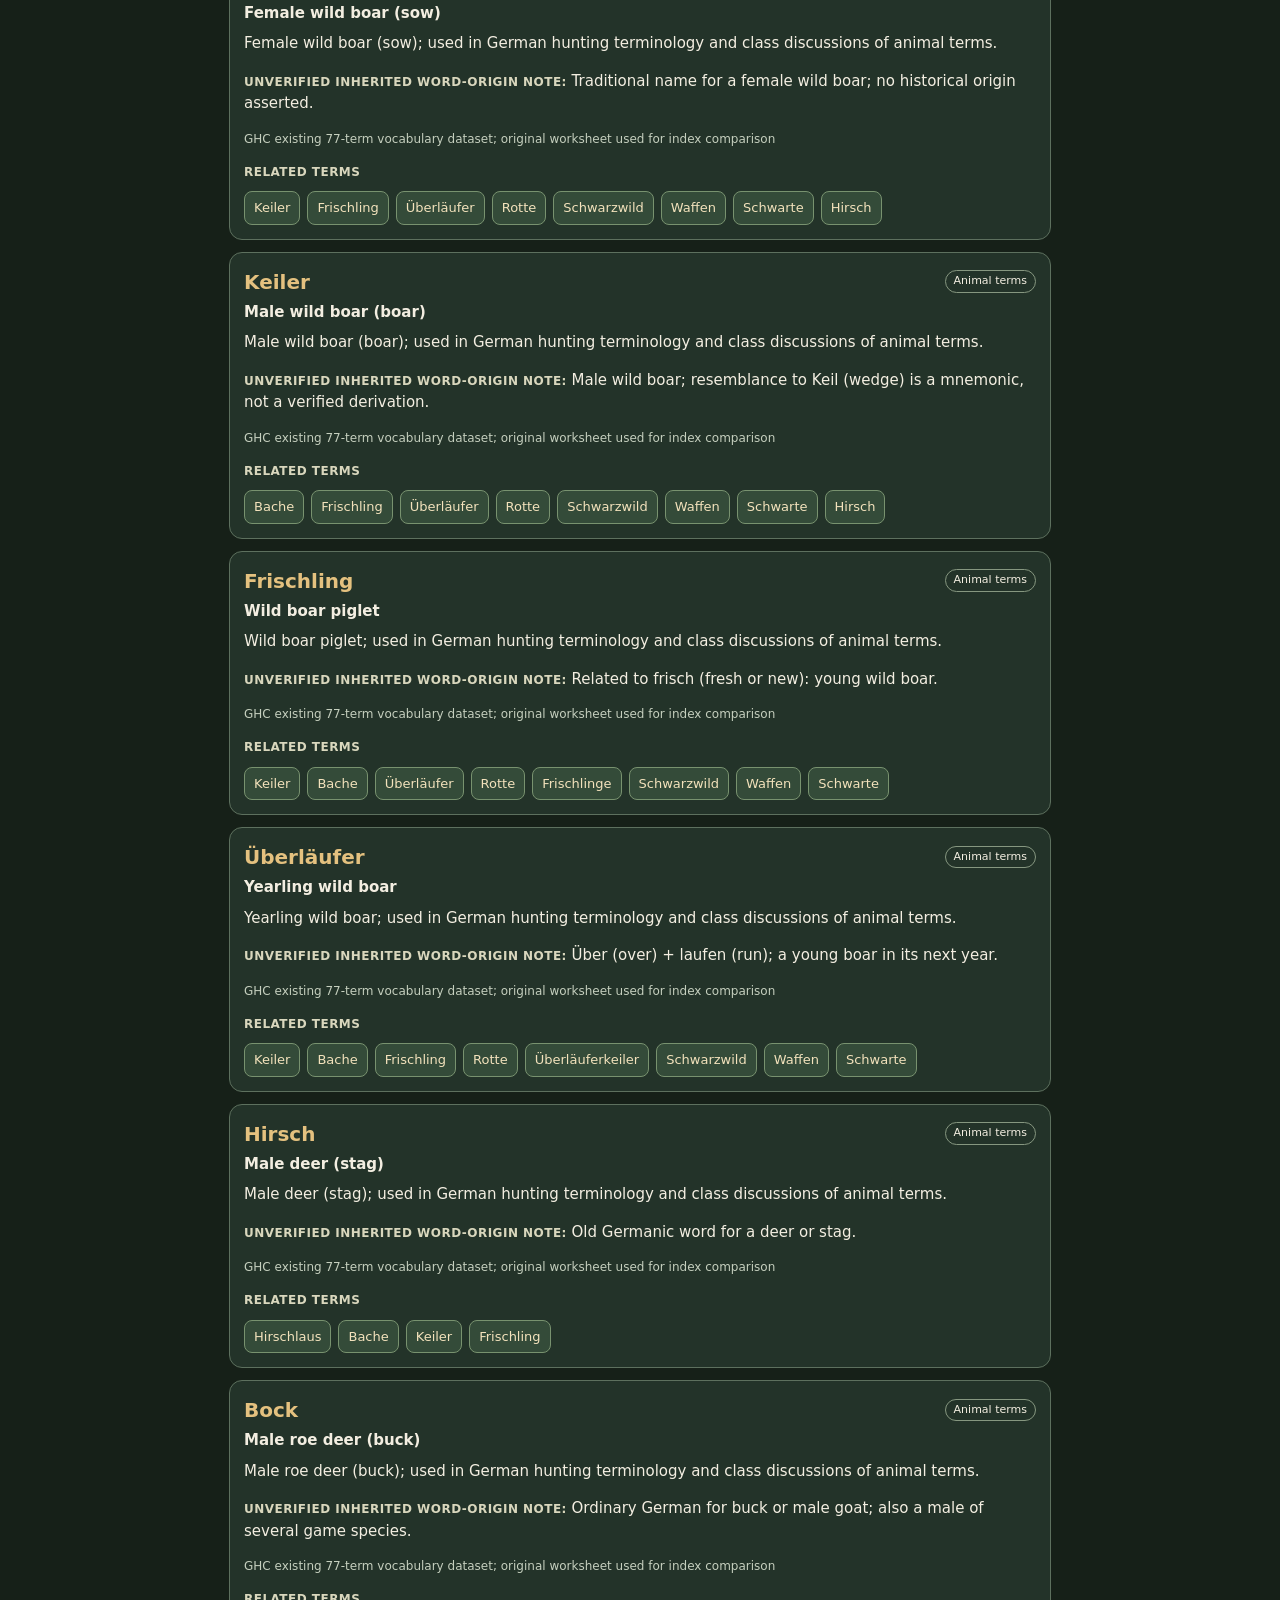
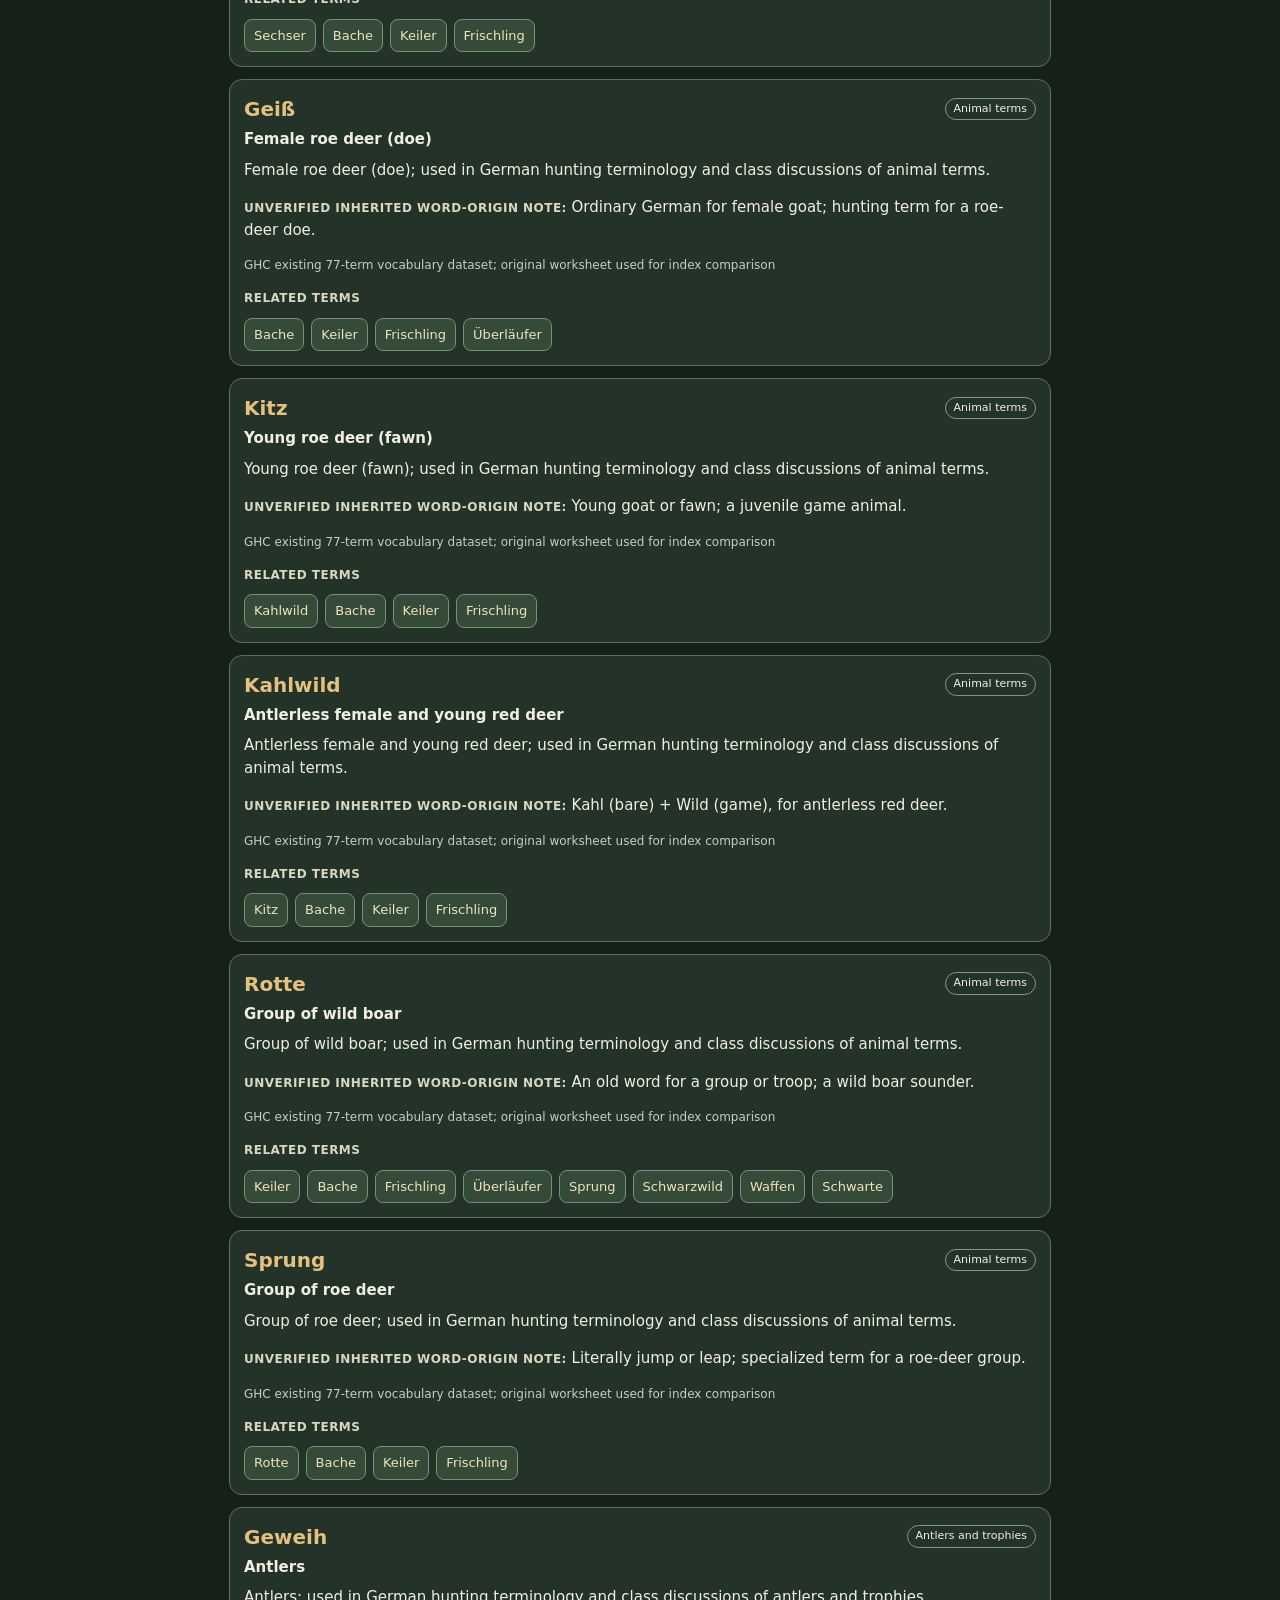
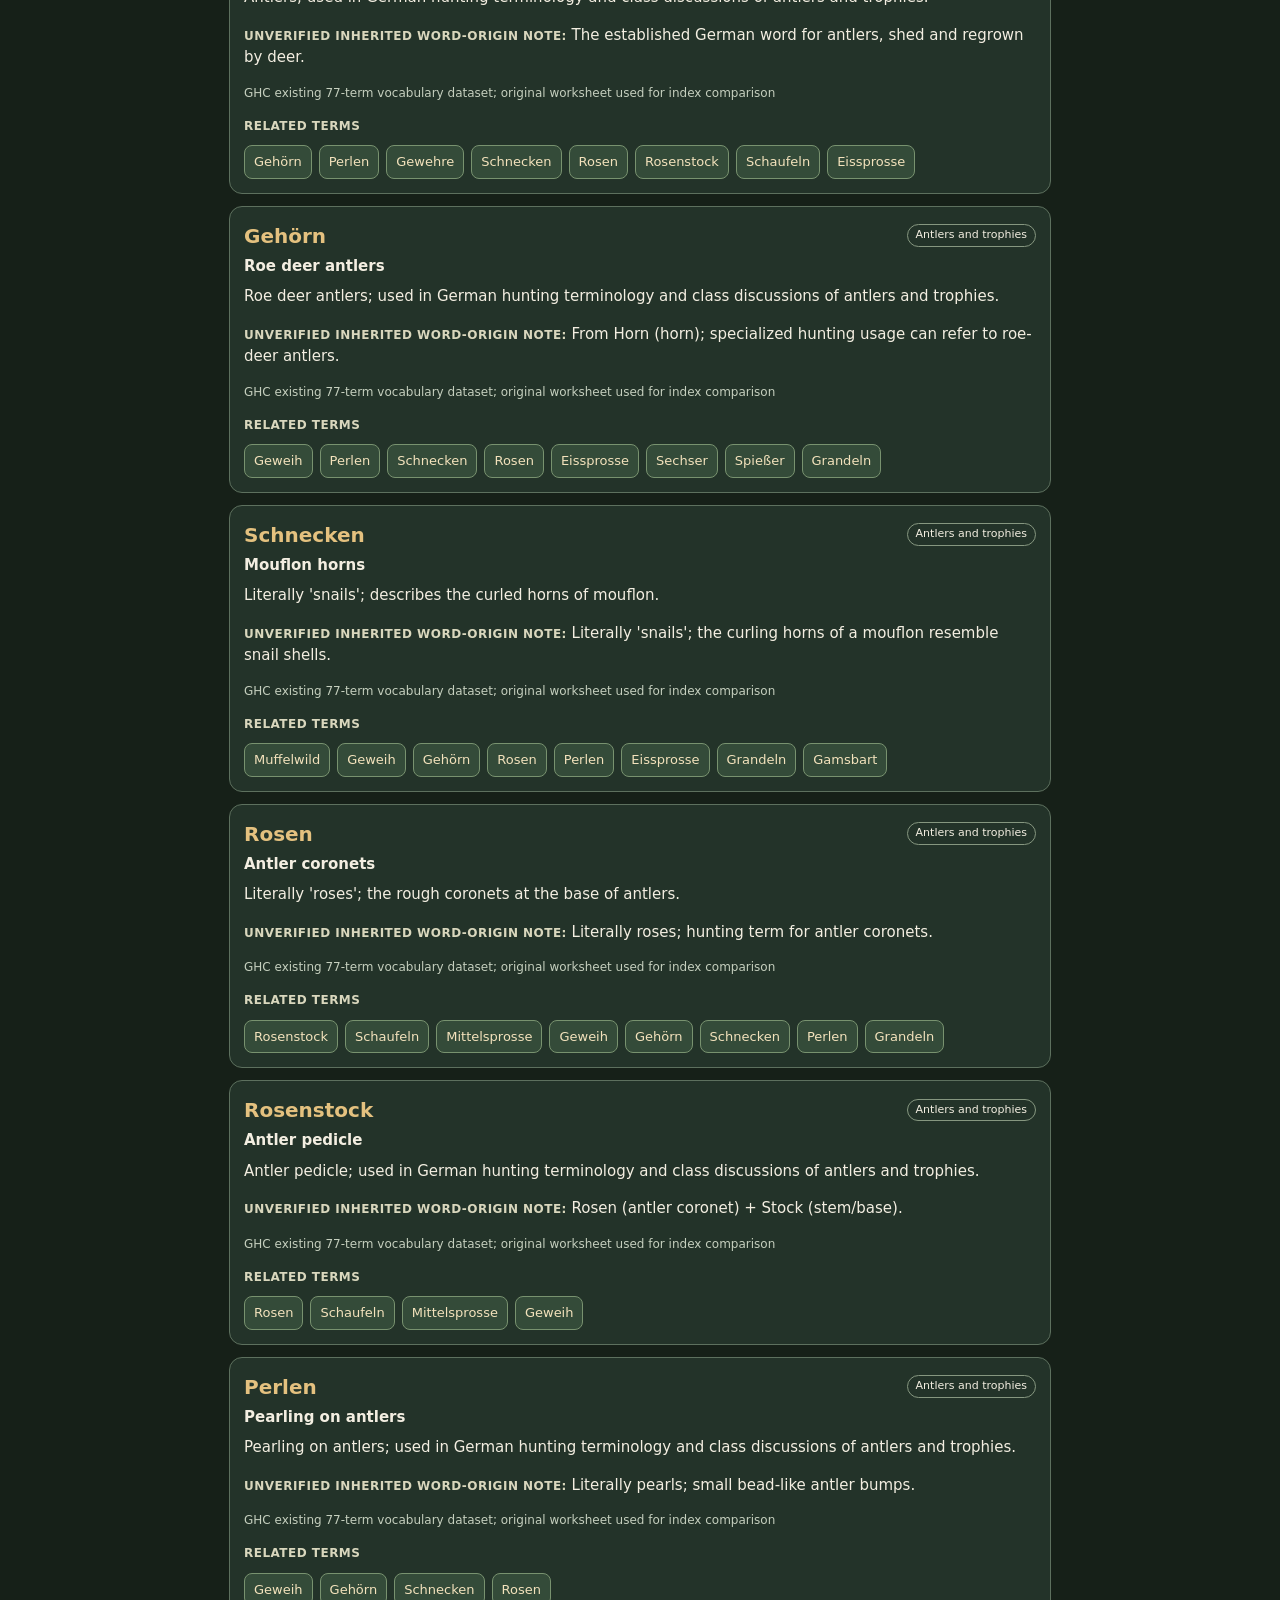
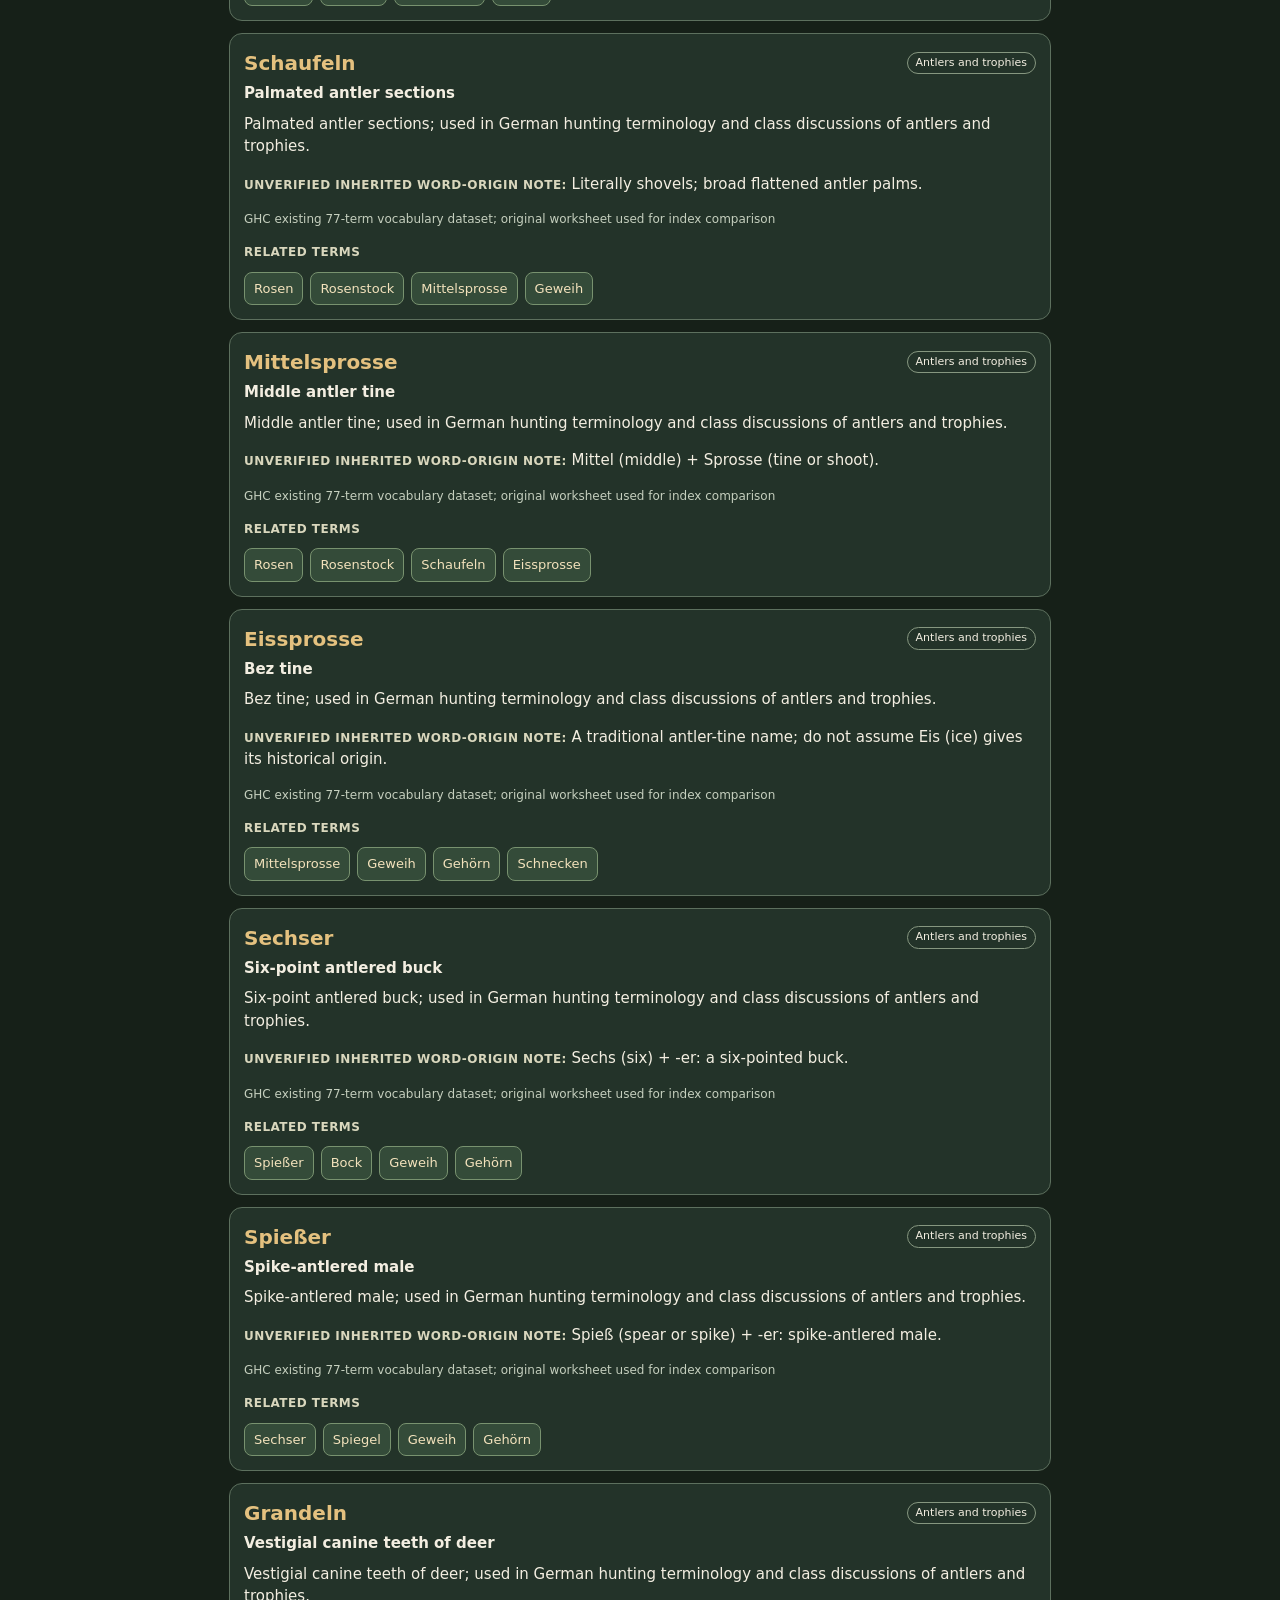
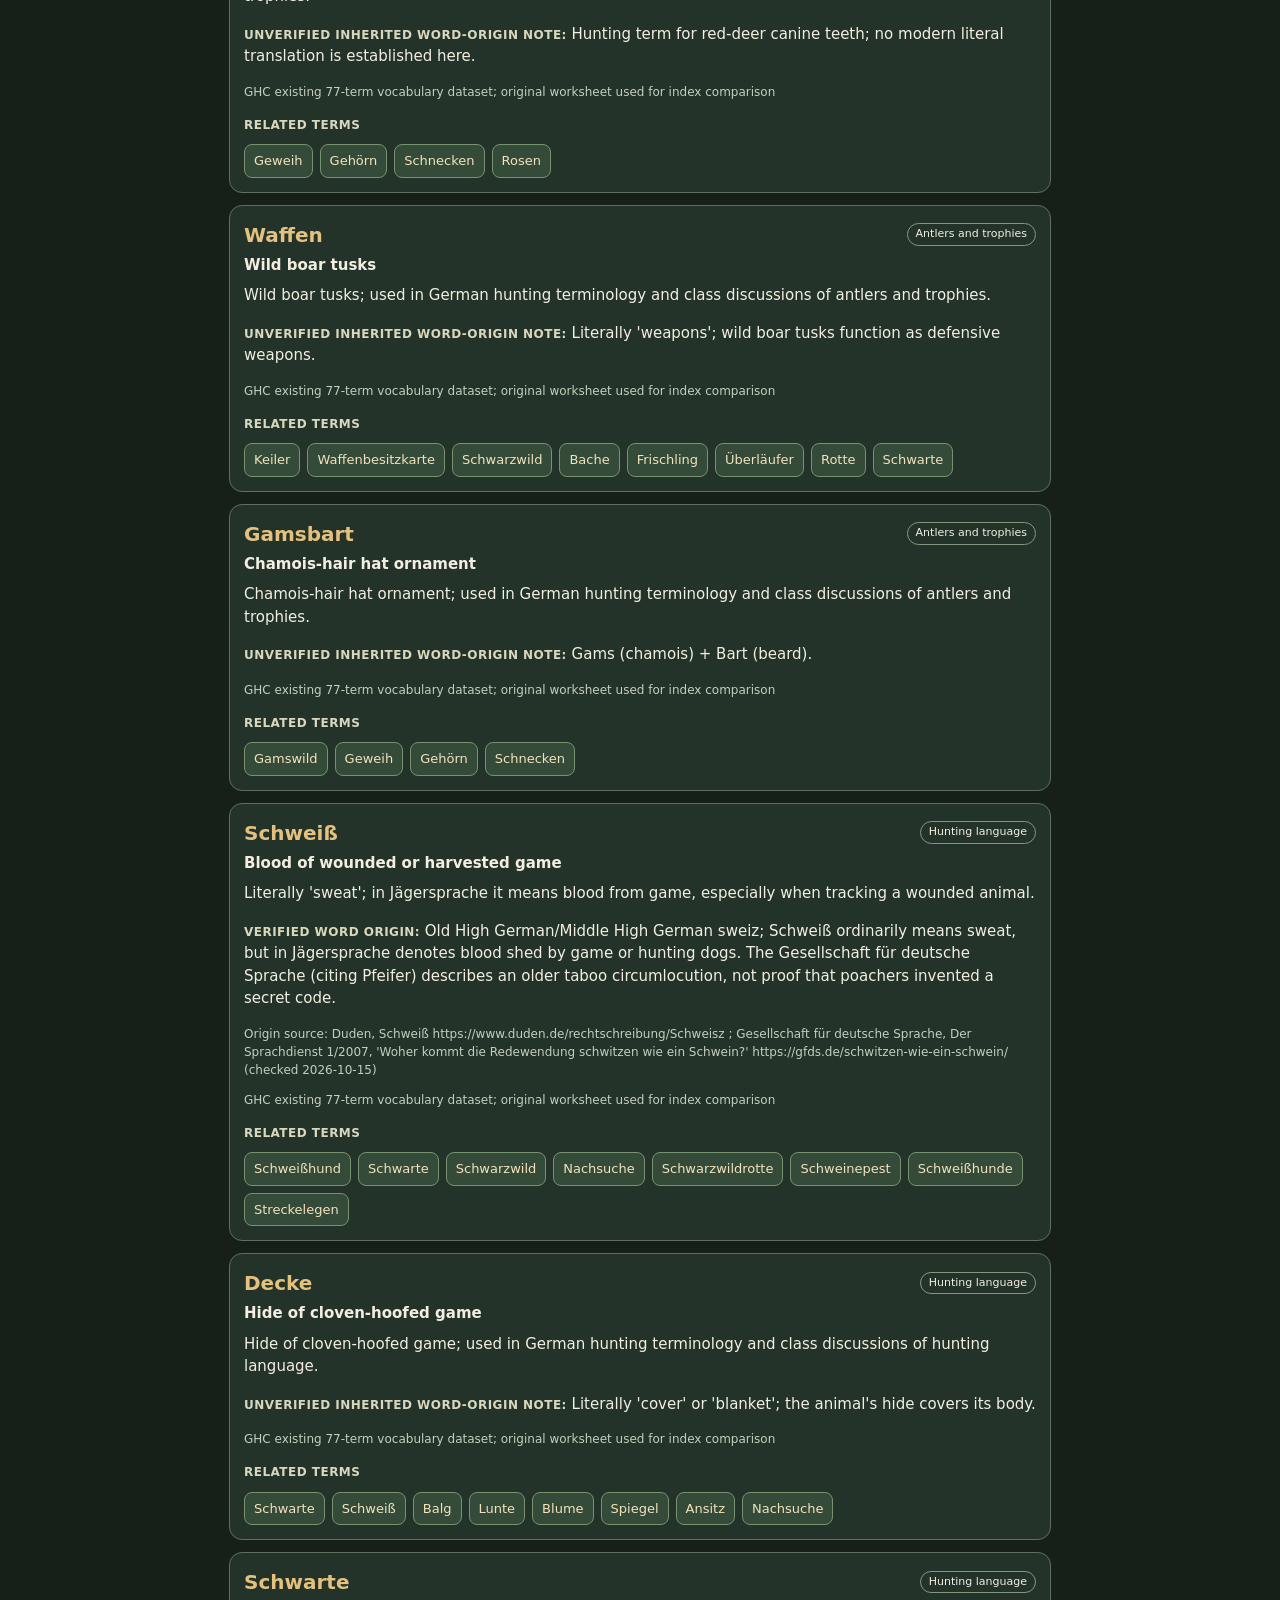
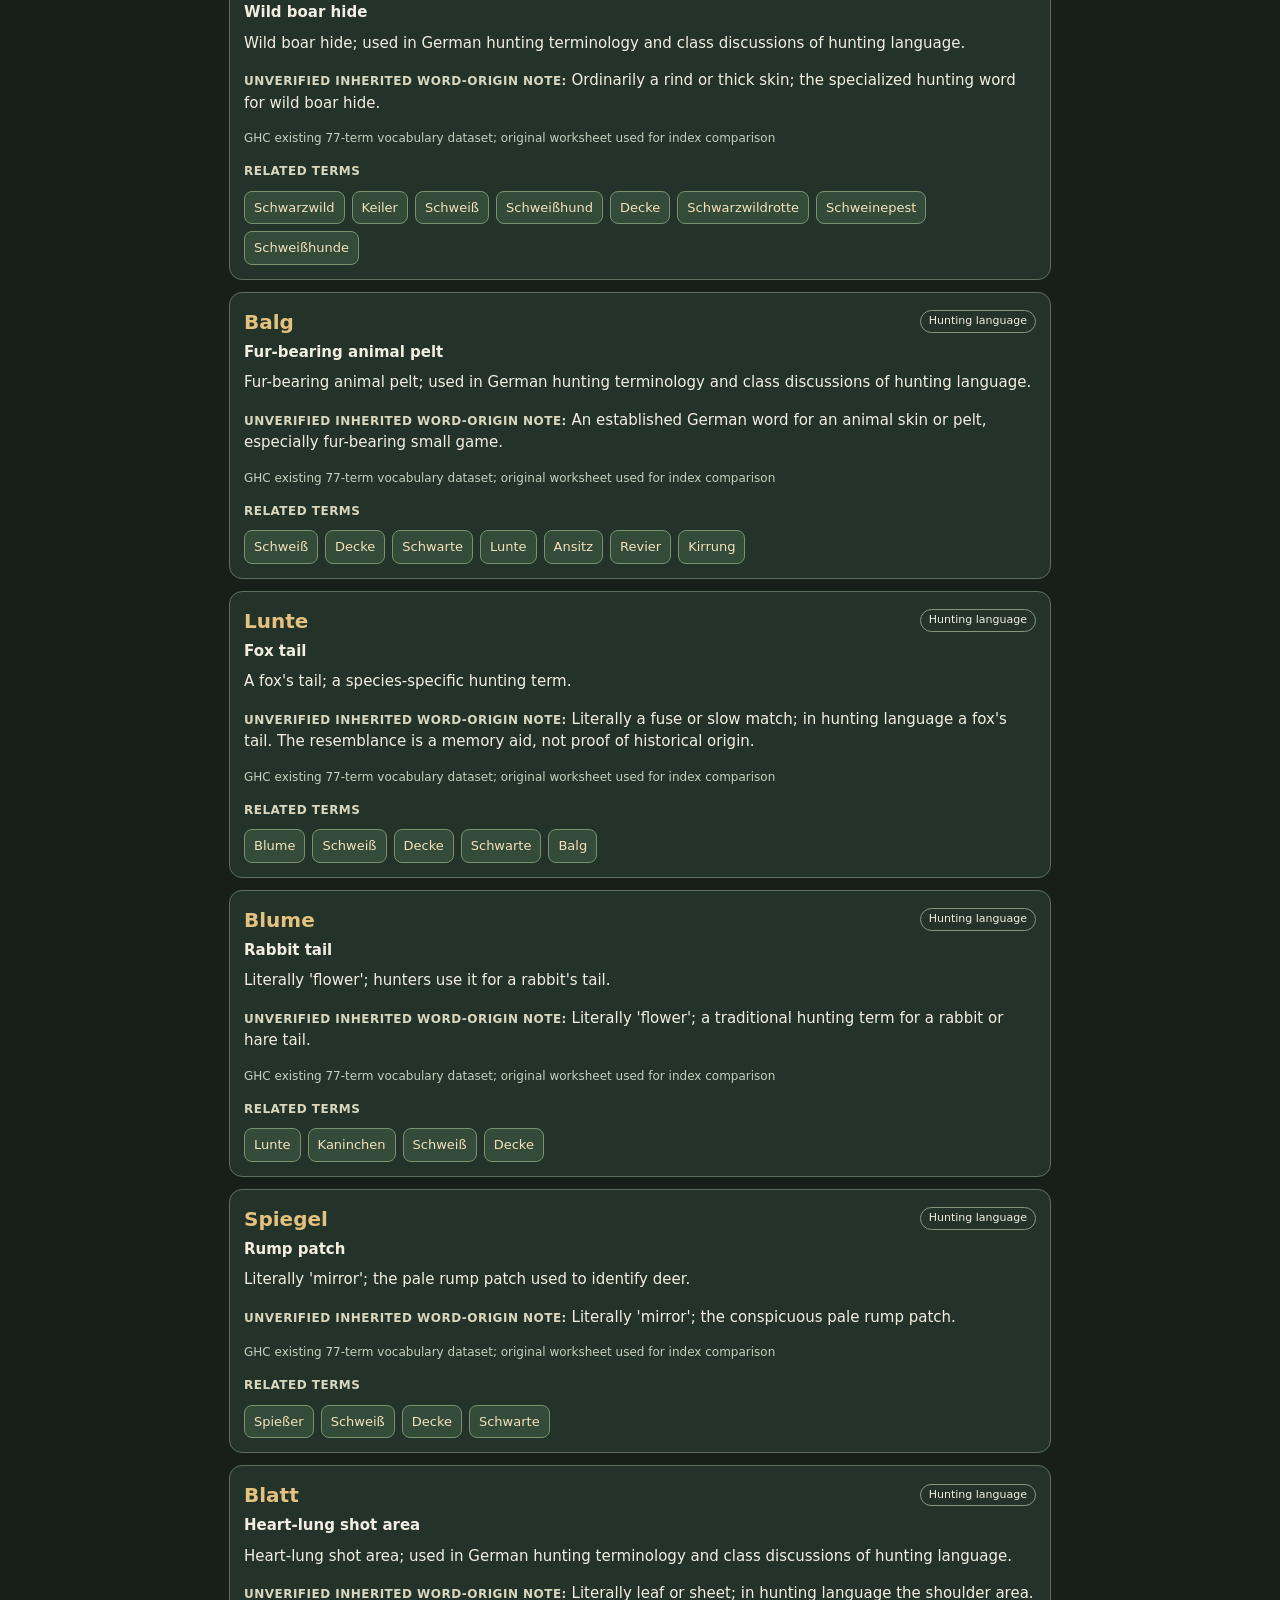
<file: app/src/main/assets/glossary.html>
<!doctype html>
<html lang="en"><head><meta charset="utf-8"><meta name="viewport" content="width=device-width,initial-scale=1,viewport-fit=cover">
<title>Jägersprache Glossary • GHC Study</title>
<style>
:root{color-scheme:dark;--bg:#162018;--panel:#233329;--line:#5d705e;--gold:#e4c17f;--text:#f3eee1;--muted:#c5cfbe}
*{box-sizing:border-box}body{margin:0;background:var(--bg);color:var(--text);font:15px/1.5 system-ui,-apple-system,Segoe UI,sans-serif}
header{position:sticky;top:0;background:#162018f5;z-index:5;border-bottom:1px solid var(--line);padding:12px 16px;display:flex;align-items:center;gap:14px}
header a{color:var(--gold);font-weight:700;text-decoration:none}header strong{font-size:17px}
main{padding:14px;max-width:850px;margin:auto;padding-bottom:64px}
h1{font:700 27px Georgia,serif;margin:4px 0 8px}.hint,.source{color:var(--muted);font-size:12px}
label{display:block;font-weight:750;margin:15px 0 5px}
input,select{border:1px solid #8b9b83;border-radius:9px;padding:13px;background:#eee8da;color:#1c281f;width:100%;font:inherit}
.filters{display:grid;grid-template-columns:1fr 1fr;gap:8px}.filters label{margin-top:8px}
.summary{padding:12px 0;color:var(--muted)}
article{border:1px solid var(--line);background:var(--panel);padding:14px;border-radius:13px;margin-bottom:12px;scroll-margin-top:100px}
article:target{outline:2px solid var(--gold)}
.head{display:flex;flex-wrap:wrap;justify-content:space-between;gap:6px;align-items:center}
.term{font-size:20px;font-weight:800;color:var(--gold)}.english{font-weight:700;margin:4px 0}
small{color:var(--muted)}.pill{border:1px solid #869780;border-radius:999px;padding:2px 8px;font-size:11px}
.pending{background:#4a3927}.details{margin-top:8px}.details p{margin:7px 0}
strong.label{font-size:12px;color:#d9d7bd;text-transform:uppercase;letter-spacing:.04em}
.related{display:flex;flex-wrap:wrap;gap:7px;margin-top:9px}
.related a{color:#f3e2bc;background:#344b39;border:1px solid #78926f;padding:6px 9px;border-radius:8px;text-decoration:none;font-size:13px}
a:focus,input:focus,select:focus{outline:3px solid #b29b55;outline-offset:2px}
footer{color:var(--muted);font-size:12px;margin-top:22px}
</style></head><body>
<header><a href="index.html" aria-label="Back to GHC Study">← GHC Study</a><strong>Jägersprache glossary</strong></header>
<main><h1>German hunting terminology</h1><p class="hint">Search German, English, explanations, or inherited word-origin notes. Select a related term to jump to it. Definitions and historical word origins have separate evidence standards; unverified origins are explicitly labeled.</p>
<label for="search">Search terminology</label><input id="search" type="search" placeholder="e.g. Schweiß, roe deer, antler" autocomplete="off" spellcheck="false">
<div class="filters"><div><label for="status">Verification</label><select id="status"><option value="all">All terms</option><option value="defined">Meaning available (source-labeled)</option><option value="pending">Meaning pending (worksheet term only)</option></select></div><div><label for="group">Topic</label><select id="group"><option value="">All topics</option></select></div></div>
<div id="summary" class="summary" role="status" aria-live="polite"></div><div id="results"></div>
<footer>Meanings draw on the original GHC bank, classroom materials, historical guides, and individually labeled external references. Inherited word-origin notes are not independently verified unless an entry explicitly identifies an origin-verification source. A definition does not establish modern German hunting law or a historical poacher-code origin.</footer>
</main><script src="glossary-data.js"></script><script>
(function(){
'use strict';
var all=window.GHC_GLOSSARY||[],q=document.getElementById('search'),stat=document.getElementById('status'),group=document.getElementById('group'),area=document.getElementById('results'),summary=document.getElementById('summary');
var byId={};all.forEach(function(x){byId[x.id]=x});
function originVerified(x){return x.originVerification==='verified'&&typeof x.originSource==='string'&&!!x.originSource.trim()}
function norm(s){return String(s||'').normalize('NFKD').replace(/[\u0300-\u036f]/g,'').toLowerCase().replace(/ß/g,'ss').replace(/ae/g,'a').replace(/oe/g,'o').replace(/ue/g,'u')}
function el(tag,klass,txt){var e=document.createElement(tag);if(klass)e.className=klass;if(txt!==undefined)e.textContent=txt;return e}
[...new Set(all.map(function(x){return x.group}))].sort().forEach(function(g){var op=el('option','',g);op.value=g;group.appendChild(op)});
function draw(){
var needle=norm(q.value.trim());var matches=all.filter(function(x){return (stat.value==='all'||x.status===stat.value)&&(!group.value||x.group===group.value)&&(!needle||norm([x.term,x.english,x.explanation,x.etymology,x.group].join(' ')).includes(needle))});
area.replaceChildren();summary.textContent=matches.length+' of '+all.length+' terms • '+all.filter(function(x){return x.status==='defined'}).length+' meanings available, '+all.filter(function(x){return x.status==='pending'}).length+' meanings pending • '+all.filter(function(x){return x.etymology&&!originVerified(x)}).length+' inherited origin notes unverified';
matches.forEach(function(x){
var a=el('article');a.id='term-'+x.id;var head=el('div','head'),term=el('div','term',x.term),pill=el('span','pill'+(x.status==='pending'?' pending':''),x.status==='pending'?'Definition pending':x.group);head.append(term,pill);a.append(head);
if(x.english)a.appendChild(el('p','english',x.english));a.appendChild(el('p','details',x.explanation));
if(x.etymology){var verified=originVerified(x),p=el('p','details '+(verified?'origin-verified':'origin-unverified'));p.append(el('strong','label',verified?'Verified word origin: ':'Unverified inherited word-origin note: '),document.createTextNode(x.etymology));a.appendChild(p);if(verified)a.appendChild(el('p','source','Origin source: '+x.originSource));}
a.appendChild(el('p','source',x.source));
var refs=(x.related||[]).map(function(id){return byId[id]}).filter(Boolean);
if(refs.length){a.appendChild(el('strong','label','Related terms'));var wrap=el('div','related');refs.forEach(function(t){var link=el('a','',t.term);link.href='#term-'+t.id;link.addEventListener('click',function(ev){if(!document.getElementById('term-'+t.id)){q.value='';stat.value='all';group.value='';draw()}});wrap.appendChild(link)});a.appendChild(wrap);}
area.appendChild(a);
});if(!matches.length)area.appendChild(el('p','hint','No matching terms. Try searching without a topic filter.'));
}
[q,stat,group].forEach(function(e){e.addEventListener('input',draw);e.addEventListener('change',draw)});
draw();
var hash=location.hash.match(/^#term-(v\d+|x\d+)$/);if(hash&&byId[hash[1]]){q.value=byId[hash[1]].term;draw();document.getElementById('term-'+hash[1])?.scrollIntoView()}
})();
</script></body></html>
</file>
